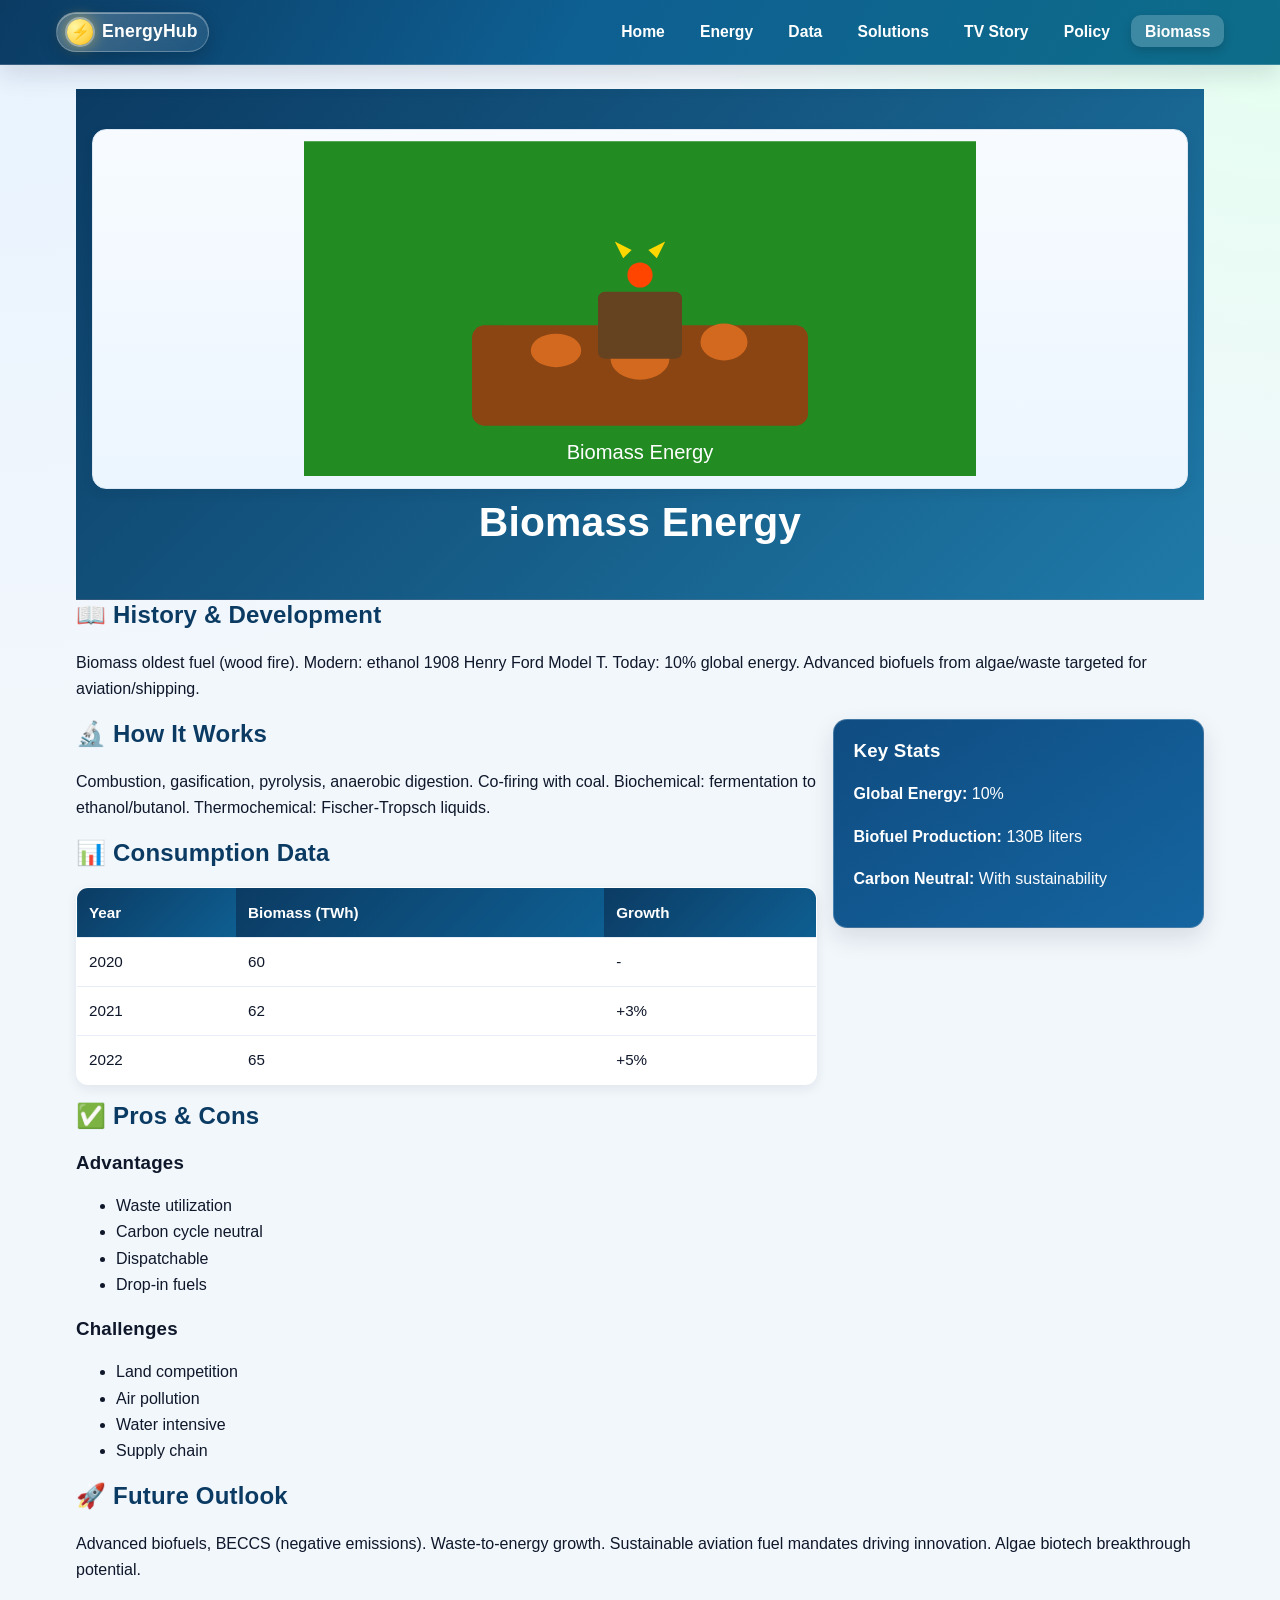
<file: Exercise 3/biomass.html>
<!DOCTYPE html>
<html lang="en">
<head>
    <meta charset="UTF-8">
    <meta name="viewport" content="width=device-width, initial-scale=1.0">
    <title>Biomass Energy - Energy Data Webpage</title>
    <link rel="stylesheet" href="styles.css">
</head>
<body>
    <nav class="navbar">
        <div class="nav-container">
            <div class="logo">EnergyHub</div>
            <ul class="nav-links">
                <li><a href="index.html">Home</a></li>
                <li><a href="index.html#energy-topics">Energy</a></li>
                <li><a href="data-detail.html">Data</a></li>
                <li><a href="solutions.html">Solutions</a></li>
                <li><a href="tv-story.html">TV Story</a></li>
                <li><a href="policy.html">Policy</a></li>
                <li><a href="#" class="active">Biomass</a></li>
            </ul>
        </div>
    </nav>
    <div class="detail-container">
        <header>
            <img src="biomass.svg" alt="Biomass Energy" class="detail-hero">
            <h1>Biomass Energy</h1>
        </header>
        <div class="detail-section">
            <h2>📖 History & Development</h2>
            <p>Biomass oldest fuel (wood fire). Modern: ethanol 1908 Henry Ford Model T. Today: 10% global energy. Advanced biofuels from algae/waste targeted for aviation/shipping.</p>
        </div>
        <div class="detail-grid">
            <div>
                <div class="detail-section">
                    <h2>🔬 How It Works</h2>
                    <p>Combustion, gasification, pyrolysis, anaerobic digestion. Co-firing with coal. Biochemical: fermentation to ethanol/butanol. Thermochemical: Fischer-Tropsch liquids.</p>
                </div>
                <div class="detail-section">
                    <h2>📊 Consumption Data</h2>
                    <table>
                        <thead><tr><th>Year</th><th>Biomass (TWh)</th><th>Growth</th></tr></thead>
                        <tbody>
                            <tr><td>2020</td><td>60</td><td>-</td></tr>
                            <tr><td>2021</td><td>62</td><td>+3%</td></tr>
                            <tr><td>2022</td><td>65</td><td>+5%</td></tr>
                        </tbody>
                    </table>
                </div>
            </div>
            <div class="stats-card">
                <h3>Key Stats</h3>
                <p><strong>Global Energy:</strong> 10%</p>
                <p><strong>Biofuel Production:</strong> 130B liters</p>
                <p><strong>Carbon Neutral:</strong> With sustainability</p>
            </div>
        </div>
        <div class="detail-section">
            <h2>✅ Pros & Cons</h2>
            <div class="pros-cons">
                <div class="pros">
                    <h3>Advantages</h3>
                    <ul>
                        <li>Waste utilization</li>
                        <li>Carbon cycle neutral</li>
                        <li>Dispatchable</li>
                        <li>Drop-in fuels</li>
                    </ul>
                </div>
                <div class="cons">
                    <h3>Challenges</h3>
                    <ul>
                        <li>Land competition</li>
                        <li>Air pollution</li>
                        <li>Water intensive</li>
                        <li>Supply chain</li>
                    </ul>
                </div>
            </div>
        </div>
        <div class="detail-section">
            <h2>🚀 Future Outlook</h2>
            <p>Advanced biofuels, BECCS (negative emissions). Waste-to-energy growth. Sustainable aviation fuel mandates driving innovation. Algae biotech breakthrough potential.</p>
        </div>
    </div>
</body>
</html>
</file>
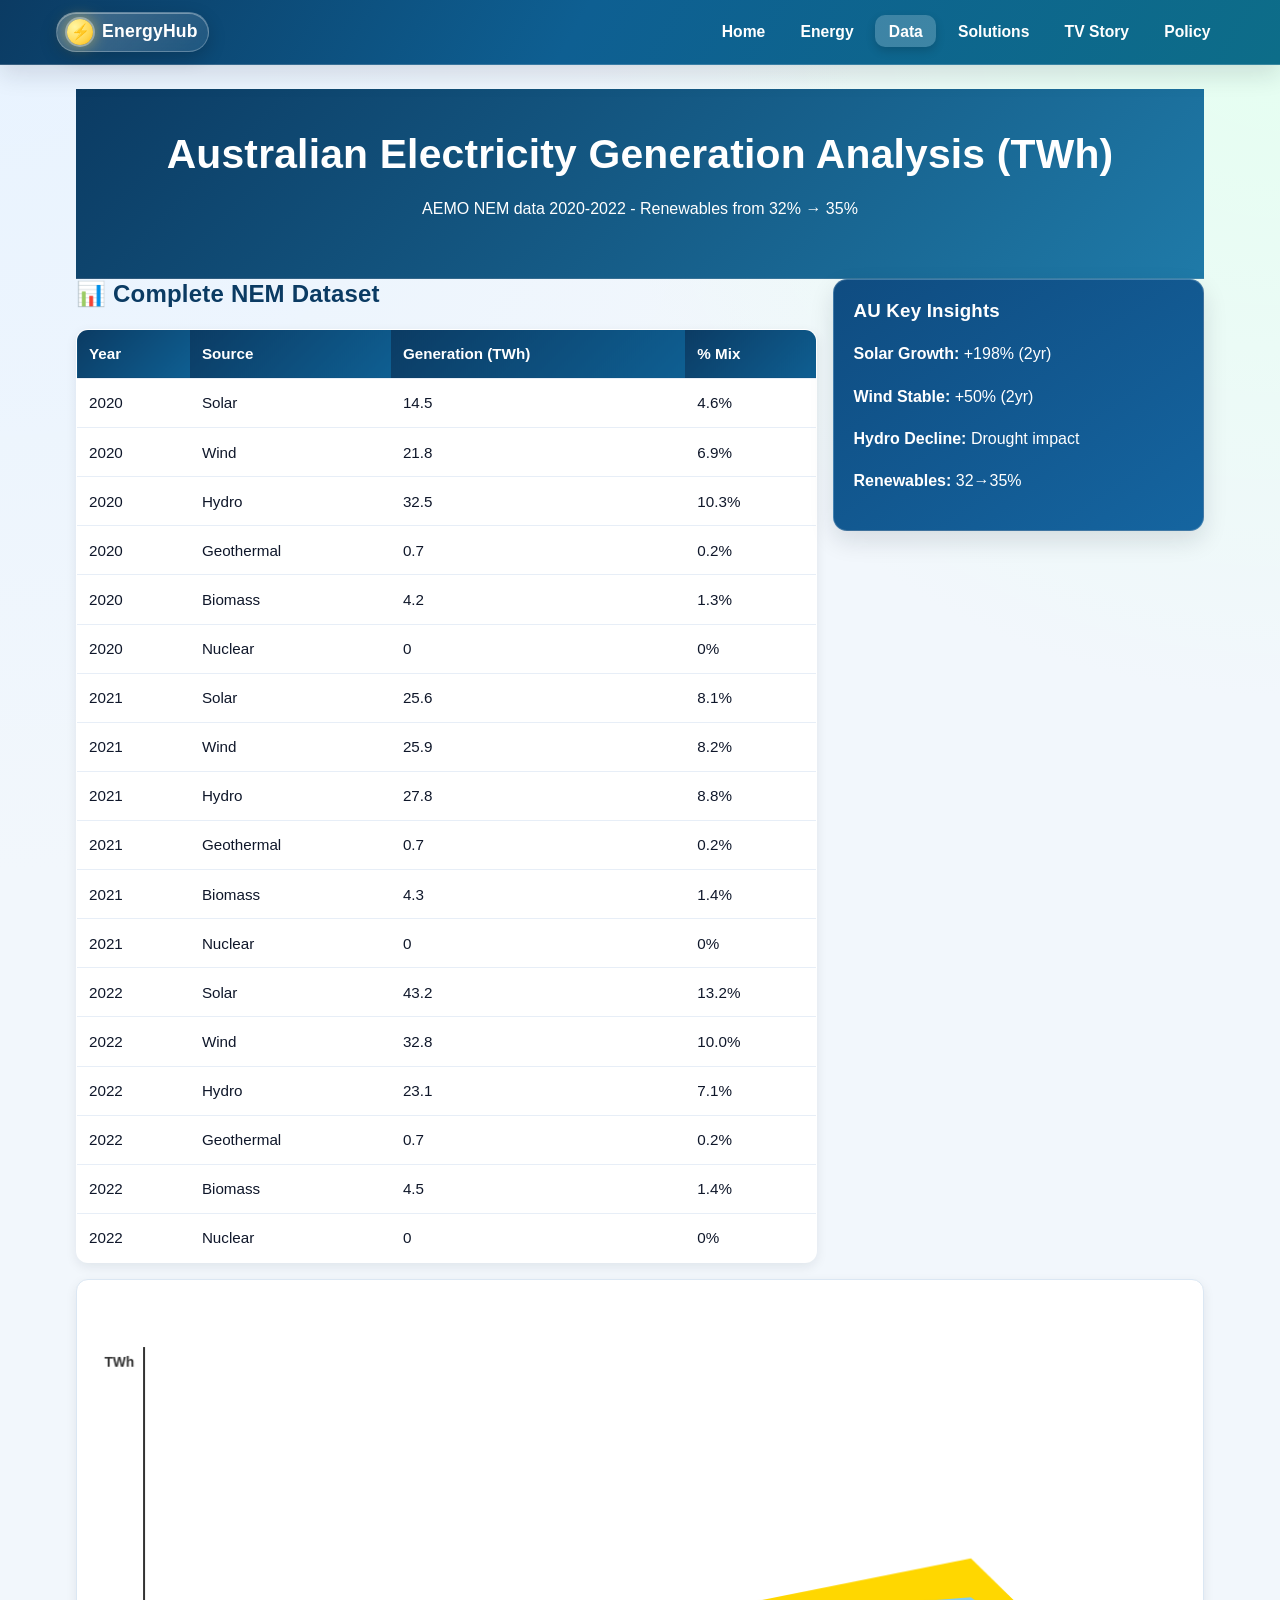
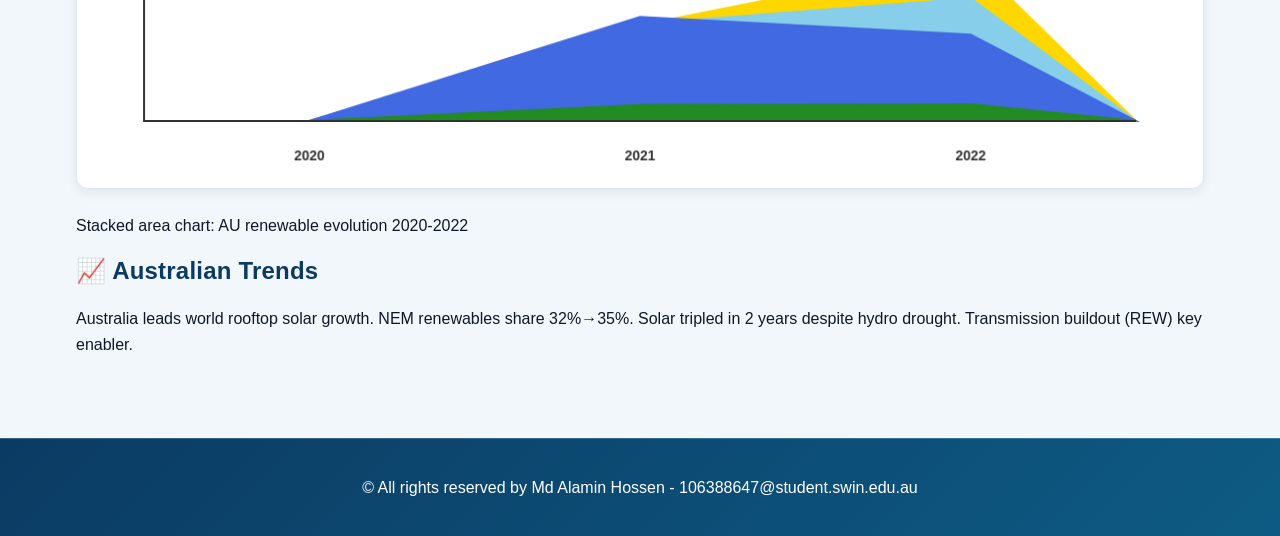
<file: Exercise 3/data-detail.html>
<!DOCTYPE html>
<html lang="en">
<head>
    <meta charset="UTF-8">
    <meta name="viewport" content="width=device-width, initial-scale=1.0">
    <title>Australian Energy Data Analysis</title>
    <link rel="stylesheet" href="styles.css">
</head>
<body>
    <nav class="navbar">
        <div class="nav-container">
            <div class="logo">EnergyHub</div>
            <ul class="nav-links">
                <li><a href="index.html">Home</a></li>
                <li><a href="index.html#energy-topics">Energy</a></li>
                <li><a href="data-detail.html" class="active">Data</a></li>
                <li><a href="solutions.html">Solutions</a></li>
                <li><a href="tv-story.html">TV Story</a></li>
                <li><a href="policy.html">Policy</a></li>
            </ul>
        </div>
    </nav>
    <div class="detail-container">
        <header>
            <h1>Australian Electricity Generation Analysis (TWh)</h1>
            <p>AEMO NEM data 2020-2022 - Renewables from 32% → 35%</p>
        </header>
        <div class="detail-grid">
            <div>
                <div class="detail-section">
                    <h2>📊 Complete NEM Dataset</h2>
                    <table id="full-table">
                        <thead>
                            <tr><th>Year</th><th>Source</th><th>Generation (TWh)</th><th>% Mix</th></tr>
                        </thead>
                        <tbody>
                            <tr><td>2020</td><td>Solar</td><td>14.5</td><td>4.6%</td></tr>
                            <tr><td>2020</td><td>Wind</td><td>21.8</td><td>6.9%</td></tr>
                            <tr><td>2020</td><td>Hydro</td><td>32.5</td><td>10.3%</td></tr>
                            <tr><td>2020</td><td>Geothermal</td><td>0.7</td><td>0.2%</td></tr>
                            <tr><td>2020</td><td>Biomass</td><td>4.2</td><td>1.3%</td></tr>
                            <tr><td>2020</td><td>Nuclear</td><td>0</td><td>0%</td></tr>
                            <tr><td>2021</td><td>Solar</td><td>25.6</td><td>8.1%</td></tr>
                            <tr><td>2021</td><td>Wind</td><td>25.9</td><td>8.2%</td></tr>
                            <tr><td>2021</td><td>Hydro</td><td>27.8</td><td>8.8%</td></tr>
                            <tr><td>2021</td><td>Geothermal</td><td>0.7</td><td>0.2%</td></tr>
                            <tr><td>2021</td><td>Biomass</td><td>4.3</td><td>1.4%</td></tr>
                            <tr><td>2021</td><td>Nuclear</td><td>0</td><td>0%</td></tr>
                            <tr><td>2022</td><td>Solar</td><td>43.2</td><td>13.2%</td></tr>
                            <tr><td>2022</td><td>Wind</td><td>32.8</td><td>10.0%</td></tr>
                            <tr><td>2022</td><td>Hydro</td><td>23.1</td><td>7.1%</td></tr>
                            <tr><td>2022</td><td>Geothermal</td><td>0.7</td><td>0.2%</td></tr>
                            <tr><td>2022</td><td>Biomass</td><td>4.5</td><td>1.4%</td></tr>
                            <tr><td>2022</td><td>Nuclear</td><td>0</td><td>0%</td></tr>
                        </tbody>
                    </table>
                </div>
            </div>
            <div class="stats-card">
                <h3>AU Key Insights</h3>
                <p><strong>Solar Growth:</strong> +198% (2yr)</p>
                <p><strong>Wind Stable:</strong> +50% (2yr)</p>
                <p><strong>Hydro Decline:</strong> Drought impact</p>
                <p><strong>Renewables:</strong> 32→35%</p>
            </div>
        </div>
        <div class="detail-section">
            <canvas id="stacked-chart" width="1000" height="500"></canvas>
            <p>Stacked area chart: AU renewable evolution 2020-2022</p>
        </div>
        <script>
            // Stacked area chart implementation
            const canvas = document.getElementById('stacked-chart');
            const ctx = canvas.getContext('2d');
            canvas.width = canvas.offsetWidth;
            
            const data2020 = {Solar:14.5, Wind:21.8, Hydro:32.5, Geothermal:0.7, Biomass:4.2};
            const data2021 = {Solar:25.6, Wind:25.9, Hydro:27.8, Geothermal:0.7, Biomass:4.3};
            const data2022 = {Solar:43.2, Wind:32.8, Hydro:23.1, Geothermal:0.7, Biomass:4.5};
            
            const years = ['2020', '2021', '2022'];
            const sources = ['Solar', 'Wind', 'Hydro', 'Geothermal', 'Biomass'];
            const colors = ['#FFD700', '#87CEEB', '#4169E1', '#FF4500', '#228B22'];
            
            const width = canvas.width;
            const height = canvas.height;
            const padding = 60;
            
            // Scale
            const maxY = 100;
            const yScale = (height - padding*2) / maxY;
            const barWidth = (width - padding*2) / 3;
            
            sources.forEach((source, s) => {
                ctx.fillStyle = colors[s];
                ctx.strokeStyle = colors[s];
                ctx.lineWidth = 2;
                ctx.beginPath();
                
                years.forEach((year, y) => {
                    const data = {2020:data2020, 2021:data2021, 2022:data2022}[year][source];
                    const x = padding + y * barWidth;
                    const bottomY = height - padding;
                    const barHeight = data * yScale;
                    ctx.lineTo(x + barWidth/2, bottomY - barHeight);
                    if (y === 0) ctx.moveTo(x + barWidth/2, bottomY);
                });
                ctx.lineTo(width - padding, height - padding);
                ctx.lineTo(padding, height - padding);
                ctx.closePath();
                ctx.fill();
                ctx.stroke();
            });
            
            // Axes
            ctx.strokeStyle = '#333';
            ctx.lineWidth = 2;
            ctx.beginPath();
            ctx.moveTo(padding, padding);
            ctx.lineTo(padding, height - padding);
            ctx.lineTo(width - padding, height - padding);
            ctx.stroke();
            
            // Labels
            ctx.fillStyle = '#333';
            ctx.font = 'bold 14px Arial';
            ctx.textAlign = 'center';
            years.forEach((year, i) => {
                ctx.fillText(year, padding + (i+0.5)*barWidth, height - 20);
            });
            ctx.textAlign = 'right';
            ctx.fillText('TWh', padding - 10, padding + 20);
        </script>
        <div class="detail-section">
            <h2>📈 Australian Trends</h2>
            <p>Australia leads world rooftop solar growth. NEM renewables share 32%→35%. Solar tripled in 2 years despite hydro drought. Transmission buildout (REW) key enabler.</p>
        </div>
    </div>
    <footer>
        <p>&copy; All rights reserved by Md Alamin Hossen - 106388647@student.swin.edu.au</p>
    </footer>
</body>
</html>
</file>
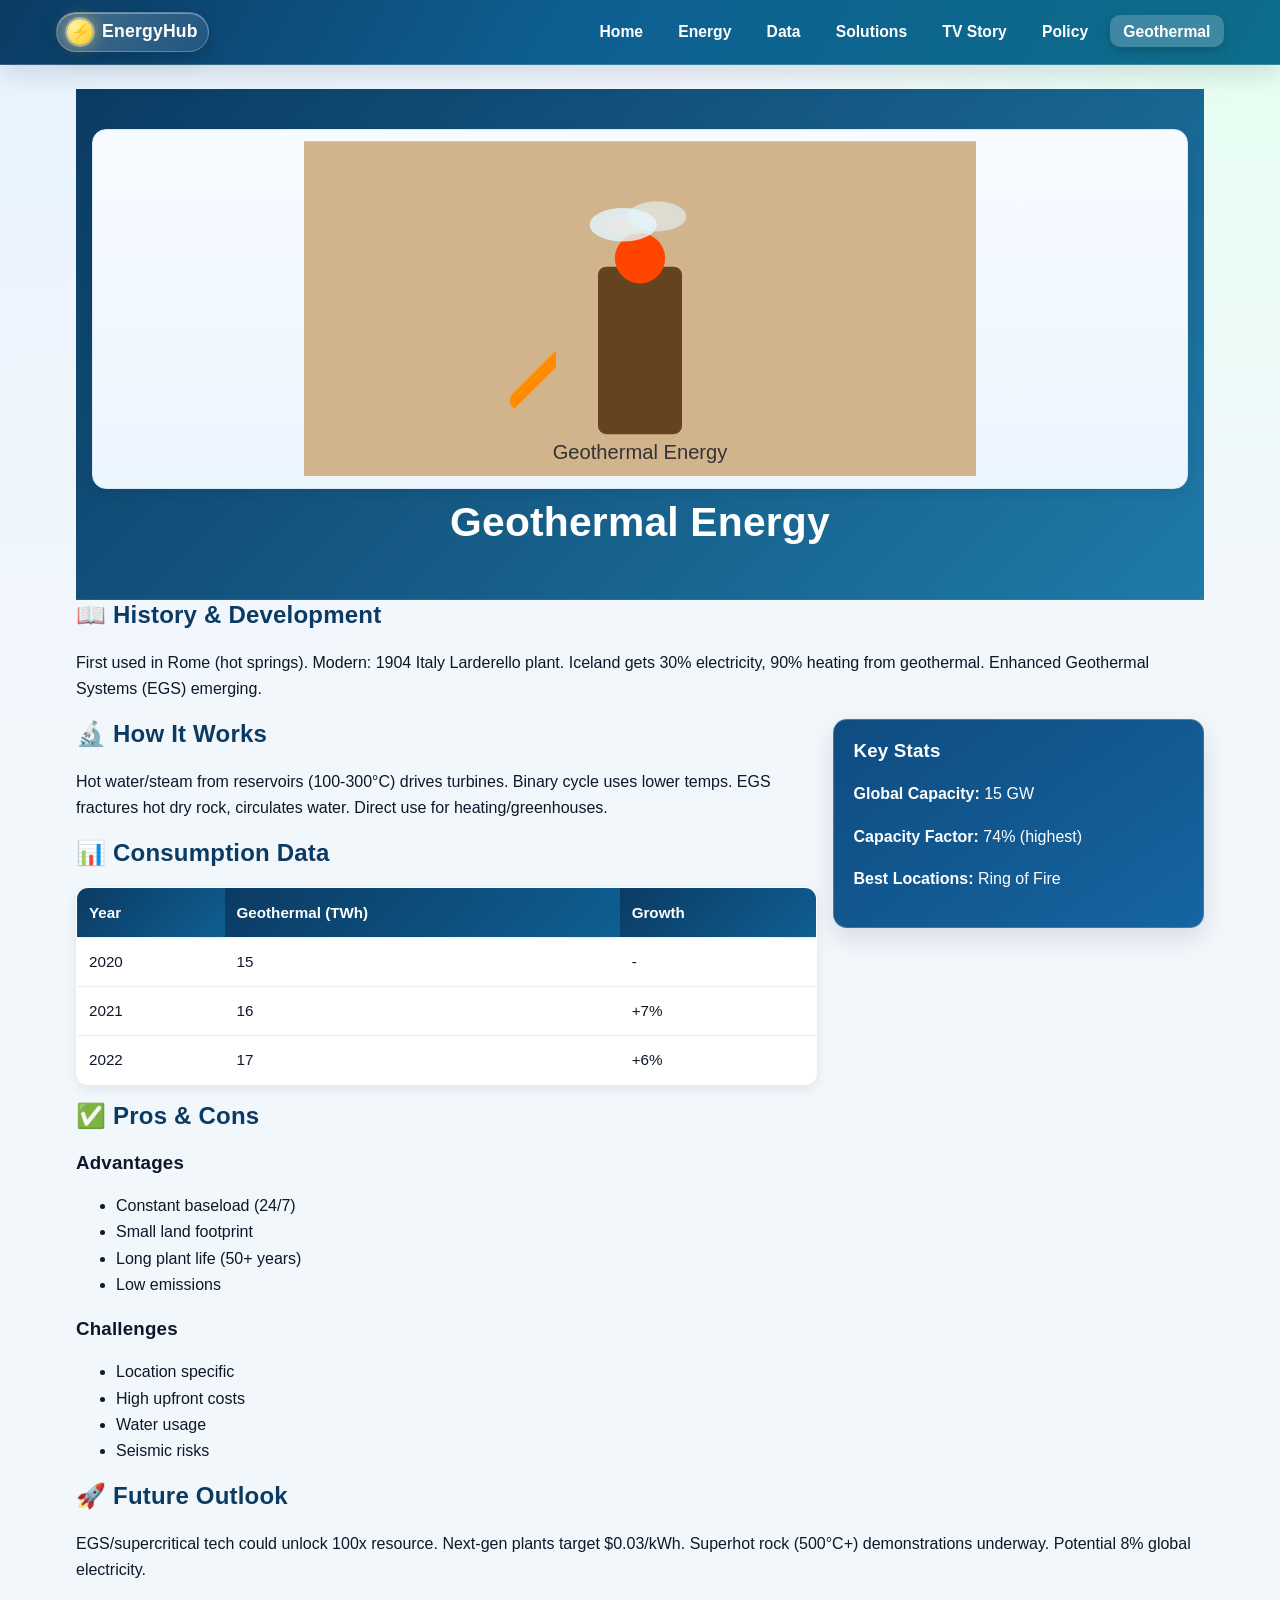
<file: Exercise 3/geothermal.html>
<!DOCTYPE html>
<html lang="en">
<head>
    <meta charset="UTF-8">
    <meta name="viewport" content="width=device-width, initial-scale=1.0">
    <title>Geothermal Energy - Energy Data Webpage</title>
    <link rel="stylesheet" href="styles.css">
</head>
<body>
    <nav class="navbar">
        <div class="nav-container">
            <div class="logo">EnergyHub</div>
            <ul class="nav-links">
                <li><a href="index.html">Home</a></li>
                <li><a href="index.html#energy-topics">Energy</a></li>
                <li><a href="data-detail.html">Data</a></li>
                <li><a href="solutions.html">Solutions</a></li>
                <li><a href="tv-story.html">TV Story</a></li>
                <li><a href="policy.html">Policy</a></li>
                <li><a href="#" class="active">Geothermal</a></li>
            </ul>
        </div>
    </nav>
    <div class="detail-container">
        <header>
            <img src="geothermal.svg" alt="Geothermal Energy" class="detail-hero">
            <h1>Geothermal Energy</h1>
        </header>
        <div class="detail-section">
            <h2>📖 History & Development</h2>
            <p>First used in Rome (hot springs). Modern: 1904 Italy Larderello plant. Iceland gets 30% electricity, 90% heating from geothermal. Enhanced Geothermal Systems (EGS) emerging.</p>
        </div>
        <div class="detail-grid">
            <div>
                <div class="detail-section">
                    <h2>🔬 How It Works</h2>
                    <p>Hot water/steam from reservoirs (100-300°C) drives turbines. Binary cycle uses lower temps. EGS fractures hot dry rock, circulates water. Direct use for heating/greenhouses.</p>
                </div>
                <div class="detail-section">
                    <h2>📊 Consumption Data</h2>
                    <table>
                        <thead><tr><th>Year</th><th>Geothermal (TWh)</th><th>Growth</th></tr></thead>
                        <tbody>
                            <tr><td>2020</td><td>15</td><td>-</td></tr>
                            <tr><td>2021</td><td>16</td><td>+7%</td></tr>
                            <tr><td>2022</td><td>17</td><td>+6%</td></tr>
                        </tbody>
                    </table>
                </div>
            </div>
            <div class="stats-card">
                <h3>Key Stats</h3>
                <p><strong>Global Capacity:</strong> 15 GW</p>
                <p><strong>Capacity Factor:</strong> 74% (highest)</p>
                <p><strong>Best Locations:</strong> Ring of Fire</p>
            </div>
        </div>
        <div class="detail-section">
            <h2>✅ Pros & Cons</h2>
            <div class="pros-cons">
                <div class="pros">
                    <h3>Advantages</h3>
                    <ul>
                        <li>Constant baseload (24/7)</li>
                        <li>Small land footprint</li>
                        <li>Long plant life (50+ years)</li>
                        <li>Low emissions</li>
                    </ul>
                </div>
                <div class="cons">
                    <h3>Challenges</h3>
                    <ul>
                        <li>Location specific</li>
                        <li>High upfront costs</li>
                        <li>Water usage</li>
                        <li>Seismic risks</li>
                    </ul>
                </div>
            </div>
        </div>
        <div class="detail-section">
            <h2>🚀 Future Outlook</h2>
            <p>EGS/supercritical tech could unlock 100x resource. Next-gen plants target $0.03/kWh. Superhot rock (500°C+) demonstrations underway. Potential 8% global electricity.</p>
        </div>
    </div>
</body>
</html>
</file>
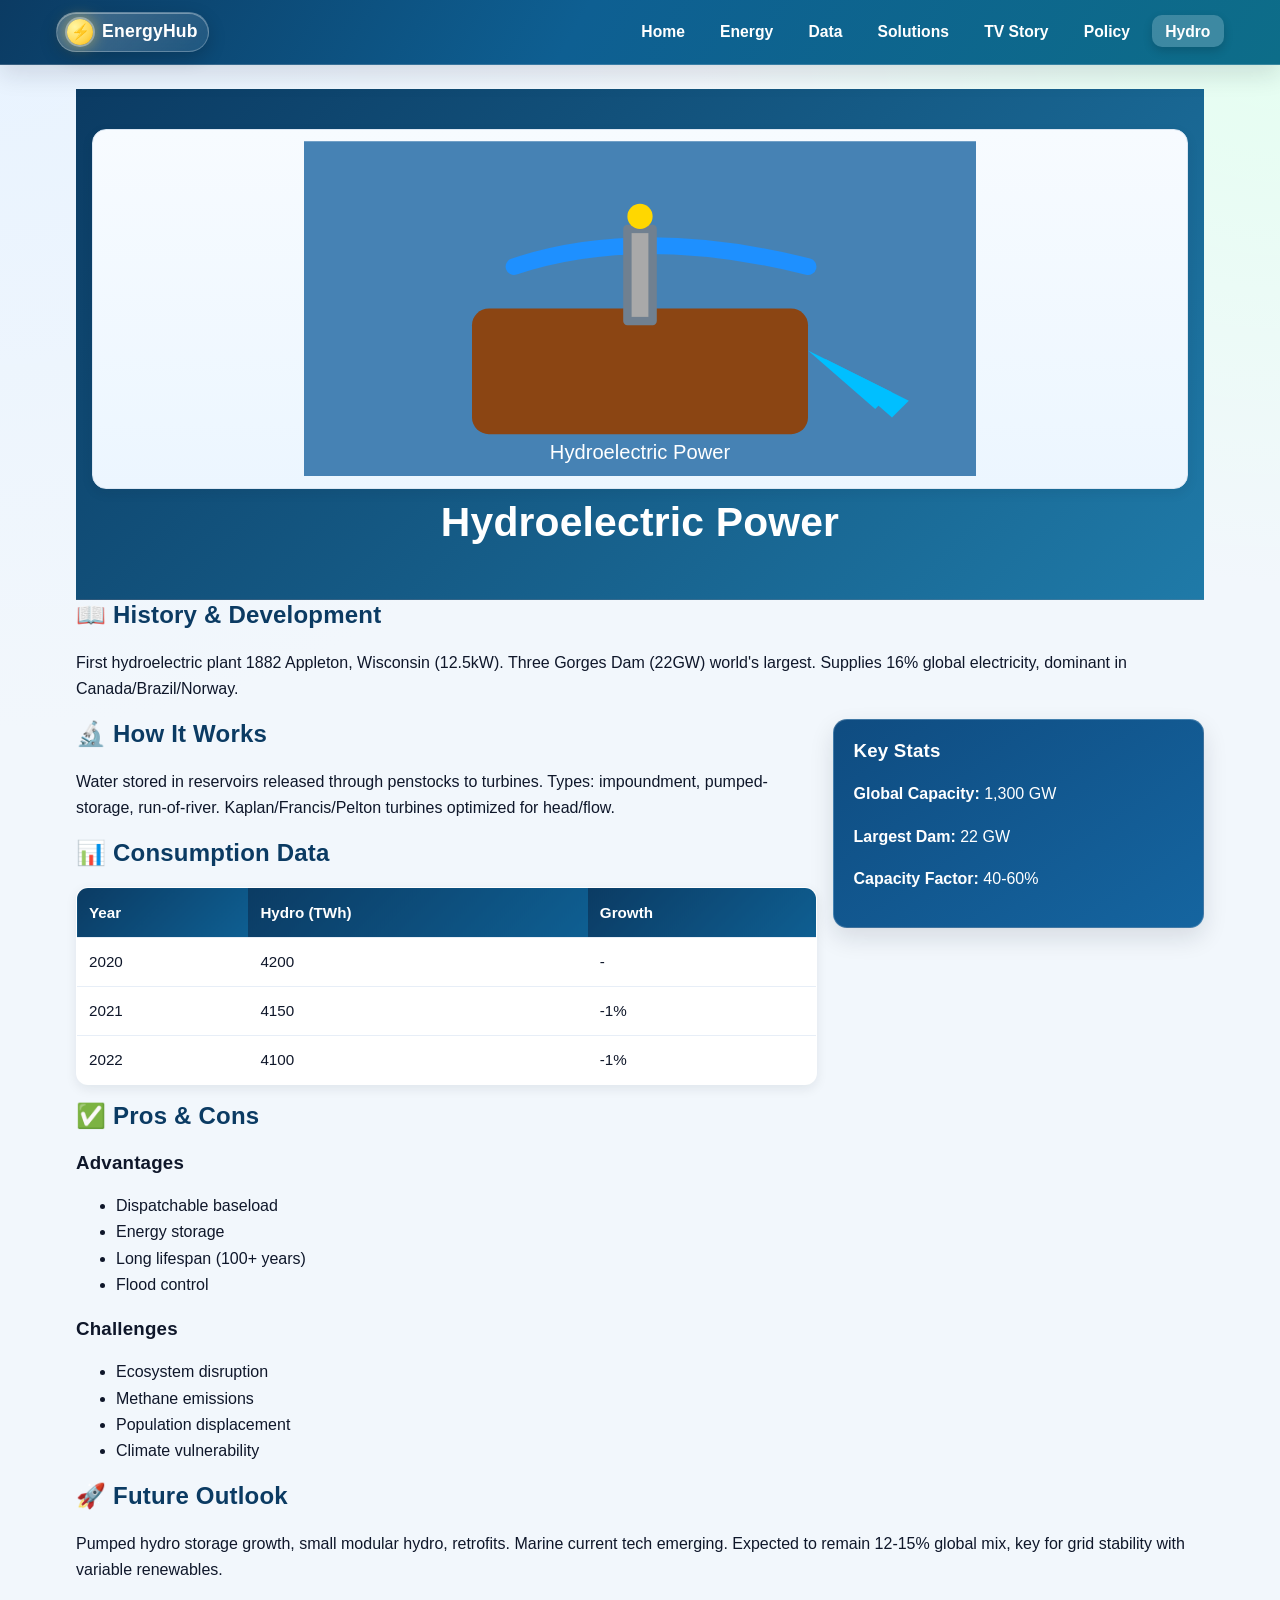
<file: Exercise 3/hydro.html>
<!DOCTYPE html>
<html lang="en">
<head>
    <meta charset="UTF-8">
    <meta name="viewport" content="width=device-width, initial-scale=1.0">
    <title>Hydroelectric Power - Energy Data Webpage</title>
    <link rel="stylesheet" href="styles.css">
</head>
<body>
    <nav class="navbar">
        <div class="nav-container">
            <div class="logo">EnergyHub</div>
            <ul class="nav-links">
                <li><a href="index.html">Home</a></li>
                <li><a href="index.html#energy-topics">Energy</a></li>
                <li><a href="data-detail.html">Data</a></li>
                <li><a href="solutions.html">Solutions</a></li>
                <li><a href="tv-story.html">TV Story</a></li>
                <li><a href="policy.html">Policy</a></li>
                <li><a href="#" class="active">Hydro</a></li>
            </ul>
        </div>
    </nav>
    <div class="detail-container">
        <header>
            <img src="hydro.svg" alt="Hydroelectric Power" class="detail-hero">
            <h1>Hydroelectric Power</h1>
        </header>
        <div class="detail-section">
            <h2>📖 History & Development</h2>
            <p>First hydroelectric plant 1882 Appleton, Wisconsin (12.5kW). Three Gorges Dam (22GW) world's largest. Supplies 16% global electricity, dominant in Canada/Brazil/Norway.</p>
        </div>
        <div class="detail-grid">
            <div>
                <div class="detail-section">
                    <h2>🔬 How It Works</h2>
                    <p>Water stored in reservoirs released through penstocks to turbines. Types: impoundment, pumped-storage, run-of-river. Kaplan/Francis/Pelton turbines optimized for head/flow.</p>
                </div>
                <div class="detail-section">
                    <h2>📊 Consumption Data</h2>
                    <table>
                        <thead><tr><th>Year</th><th>Hydro (TWh)</th><th>Growth</th></tr></thead>
                        <tbody>
                            <tr><td>2020</td><td>4200</td><td>-</td></tr>
                            <tr><td>2021</td><td>4150</td><td>-1%</td></tr>
                            <tr><td>2022</td><td>4100</td><td>-1%</td></tr>
                        </tbody>
                    </table>
                </div>
            </div>
            <div class="stats-card">
                <h3>Key Stats</h3>
                <p><strong>Global Capacity:</strong> 1,300 GW</p>
                <p><strong>Largest Dam:</strong> 22 GW</p>
                <p><strong>Capacity Factor:</strong> 40-60%</p>
            </div>
        </div>
        <div class="detail-section">
            <h2>✅ Pros & Cons</h2>
            <div class="pros-cons">
                <div class="pros">
                    <h3>Advantages</h3>
                    <ul>
                        <li>Dispatchable baseload</li>
                        <li>Energy storage</li>
                        <li>Long lifespan (100+ years)</li>
                        <li>Flood control</li>
                    </ul>
                </div>
                <div class="cons">
                    <h3>Challenges</h3>
                    <ul>
                        <li>Ecosystem disruption</li>
                        <li>Methane emissions</li>
                        <li>Population displacement</li>
                        <li>Climate vulnerability</li>
                    </ul>
                </div>
            </div>
        </div>
        <div class="detail-section">
            <h2>🚀 Future Outlook</h2>
            <p>Pumped hydro storage growth, small modular hydro, retrofits. Marine current tech emerging. Expected to remain 12-15% global mix, key for grid stability with variable renewables.</p>
        </div>
    </div>
</body>
</html>
</file>
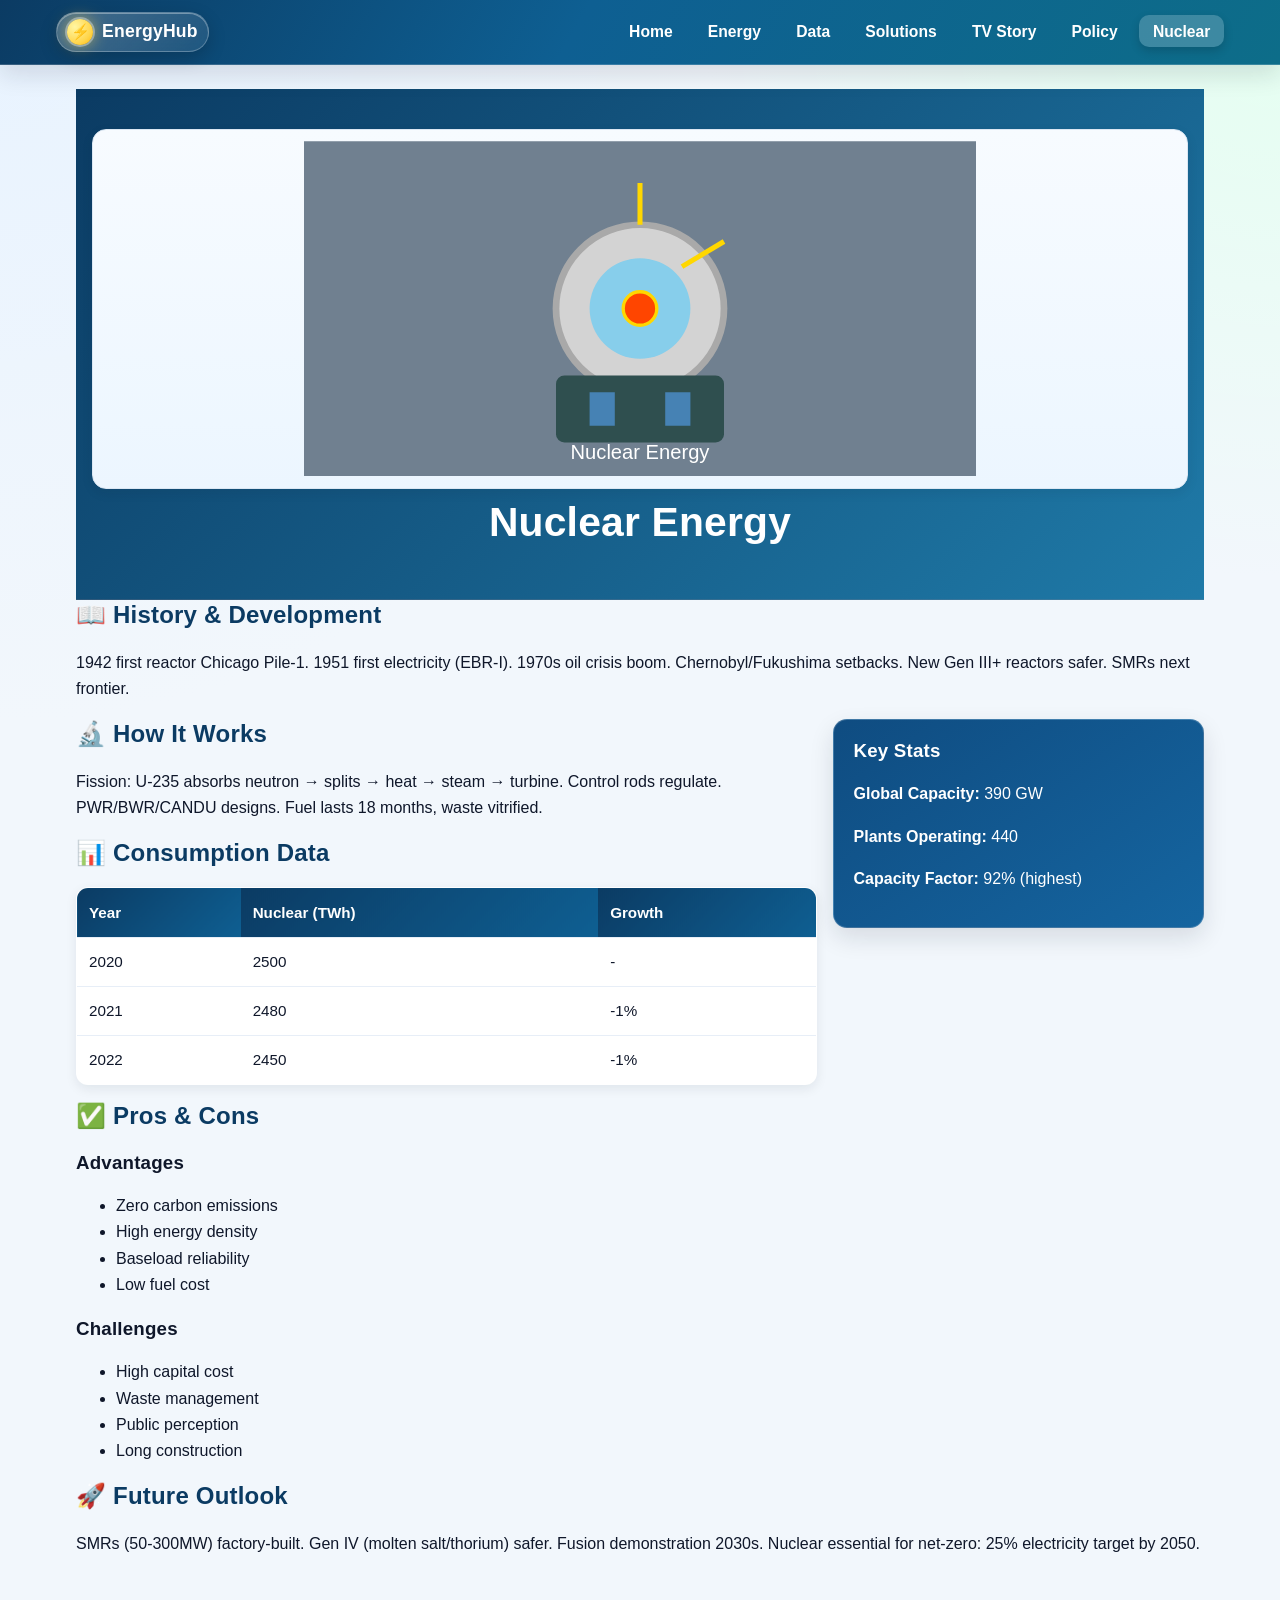
<file: Exercise 3/nuclear.html>
<!DOCTYPE html>
<html lang="en">
<head>
    <meta charset="UTF-8">
    <meta name="viewport" content="width=device-width, initial-scale=1.0">
    <title>Nuclear Energy - Energy Data Webpage</title>
    <link rel="stylesheet" href="styles.css">
</head>
<body>
    <nav class="navbar">
        <div class="nav-container">
            <div class="logo">EnergyHub</div>
            <ul class="nav-links">
                <li><a href="index.html">Home</a></li>
                <li><a href="index.html#energy-topics">Energy</a></li>
                <li><a href="data-detail.html">Data</a></li>
                <li><a href="solutions.html">Solutions</a></li>
                <li><a href="tv-story.html">TV Story</a></li>
                <li><a href="policy.html">Policy</a></li>
                <li><a href="#" class="active">Nuclear</a></li>
            </ul>
        </div>
    </nav>
    <div class="detail-container">
        <header>
            <img src="nuclear.svg" alt="Nuclear Energy" class="detail-hero">
            <h1>Nuclear Energy</h1>
        </header>
        <div class="detail-section">
            <h2>📖 History & Development</h2>
            <p>1942 first reactor Chicago Pile-1. 1951 first electricity (EBR-I). 1970s oil crisis boom. Chernobyl/Fukushima setbacks. New Gen III+ reactors safer. SMRs next frontier.</p>
        </div>
        <div class="detail-grid">
            <div>
                <div class="detail-section">
                    <h2>🔬 How It Works</h2>
                    <p>Fission: U-235 absorbs neutron → splits → heat → steam → turbine. Control rods regulate. PWR/BWR/CANDU designs. Fuel lasts 18 months, waste vitrified.</p>
                </div>
                <div class="detail-section">
                    <h2>📊 Consumption Data</h2>
                    <table>
                        <thead><tr><th>Year</th><th>Nuclear (TWh)</th><th>Growth</th></tr></thead>
                        <tbody>
                            <tr><td>2020</td><td>2500</td><td>-</td></tr>
                            <tr><td>2021</td><td>2480</td><td>-1%</td></tr>
                            <tr><td>2022</td><td>2450</td><td>-1%</td></tr>
                        </tbody>
                    </table>
                </div>
            </div>
            <div class="stats-card">
                <h3>Key Stats</h3>
                <p><strong>Global Capacity:</strong> 390 GW</p>
                <p><strong>Plants Operating:</strong> 440</p>
                <p><strong>Capacity Factor:</strong> 92% (highest)</p>
            </div>
        </div>
        <div class="detail-section">
            <h2>✅ Pros & Cons</h2>
            <div class="pros-cons">
                <div class="pros">
                    <h3>Advantages</h3>
                    <ul>
                        <li>Zero carbon emissions</li>
                        <li>High energy density</li>
                        <li>Baseload reliability</li>
                        <li>Low fuel cost</li>
                    </ul>
                </div>
                <div class="cons">
                    <h3>Challenges</h3>
                    <ul>
                        <li>High capital cost</li>
                        <li>Waste management</li>
                        <li>Public perception</li>
                        <li>Long construction</li>
                    </ul>
                </div>
            </div>
        </div>
        <div class="detail-section">
            <h2>🚀 Future Outlook</h2>
            <p>SMRs (50-300MW) factory-built. Gen IV (molten salt/thorium) safer. Fusion demonstration 2030s. Nuclear essential for net-zero: 25% electricity target by 2050.</p>
        </div>
    </div>
</body>
</html>
</file>
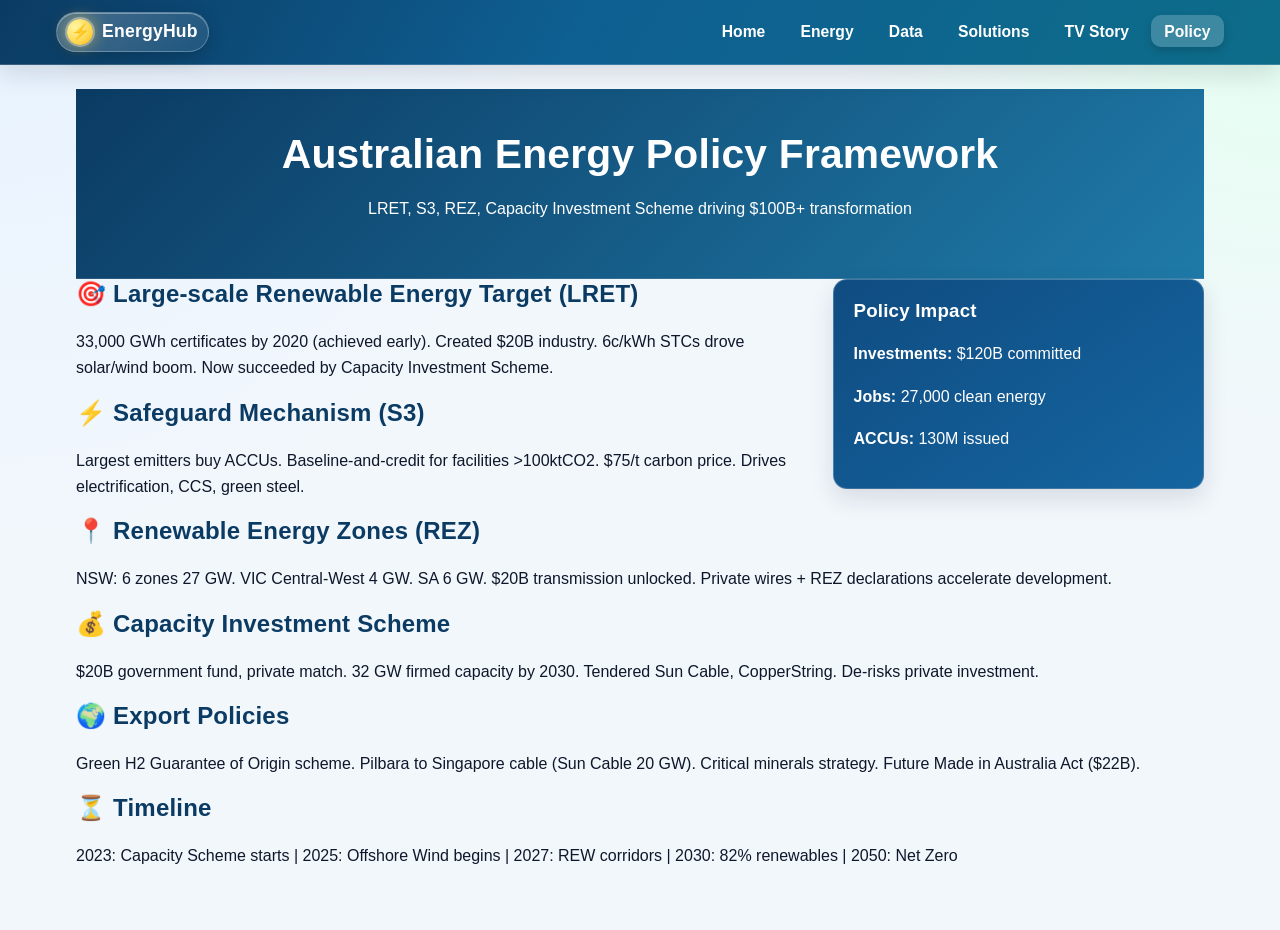
<file: Exercise 3/policy.html>
<!DOCTYPE html>
<html lang="en">
<head>
    <meta charset="UTF-8">
    <meta name="viewport" content="width=device-width, initial-scale=1.0">
    <title>Australian Energy Policy - AU Energy Data</title>
    <link rel="stylesheet" href="styles.css">
</head>
<body>
    <nav class="navbar">
        <div class="nav-container">
            <div class="logo">EnergyHub</div>
            <ul class="nav-links">
                <li><a href="index.html">Home</a></li>
                <li><a href="index.html#energy-topics">Energy</a></li>
                <li><a href="data-detail.html">Data</a></li>
                <li><a href="solutions.html">Solutions</a></li>
                <li><a href="tv-story.html">TV Story</a></li>
                <li><a href="#" class="active">Policy</a></li>
            </ul>
        </div>
    </nav>
    <div class="detail-container">
        <header>
            <h1>Australian Energy Policy Framework</h1>
            <p>LRET, S3, REZ, Capacity Investment Scheme driving $100B+ transformation</p>
        </header>
        <div class="detail-grid">
            <div>
                <div class="detail-section">
                    <h2>🎯 Large-scale Renewable Energy Target (LRET)</h2>
                    <p>33,000 GWh certificates by 2020 (achieved early). Created $20B industry. 6c/kWh STCs drove solar/wind boom. Now succeeded by Capacity Investment Scheme.</p>
                </div>
                <div class="detail-section">
                    <h2>⚡ Safeguard Mechanism (S3)</h2>
                    <p>Largest emitters buy ACCUs. Baseline-and-credit for facilities >100ktCO2. $75/t carbon price. Drives electrification, CCS, green steel.</p>
                </div>
            </div>
            <div class="stats-card">
                <h3>Policy Impact</h3>
                <p><strong>Investments:</strong> $120B committed</p>
                <p><strong>Jobs:</strong> 27,000 clean energy</p>
                <p><strong>ACCUs:</strong> 130M issued</p>
            </div>
        </div>
        <div class="detail-section">
            <h2>📍 Renewable Energy Zones (REZ)</h2>
            <p>NSW: 6 zones 27 GW. VIC Central-West 4 GW. SA 6 GW. $20B transmission unlocked. Private wires + REZ declarations accelerate development.</p>
        </div>
        <div class="detail-section">
            <h2>💰 Capacity Investment Scheme</h2>
            <p>$20B government fund, private match. 32 GW firmed capacity by 2030. Tendered Sun Cable, CopperString. De-risks private investment.</p>
        </div>
        <div class="detail-section">
            <h2>🌍 Export Policies</h2>
            <p>Green H2 Guarantee of Origin scheme. Pilbara to Singapore cable (Sun Cable 20 GW). Critical minerals strategy. Future Made in Australia Act ($22B).</p>
        </div>
        <div class="detail-section">
            <h2>⏳ Timeline</h2>
            <p>2023: Capacity Scheme starts | 2025: Offshore Wind begins | 2027: REW corridors | 2030: 82% renewables | 2050: Net Zero</p>
        </div>
    </div>
</body>
</html>
</file>
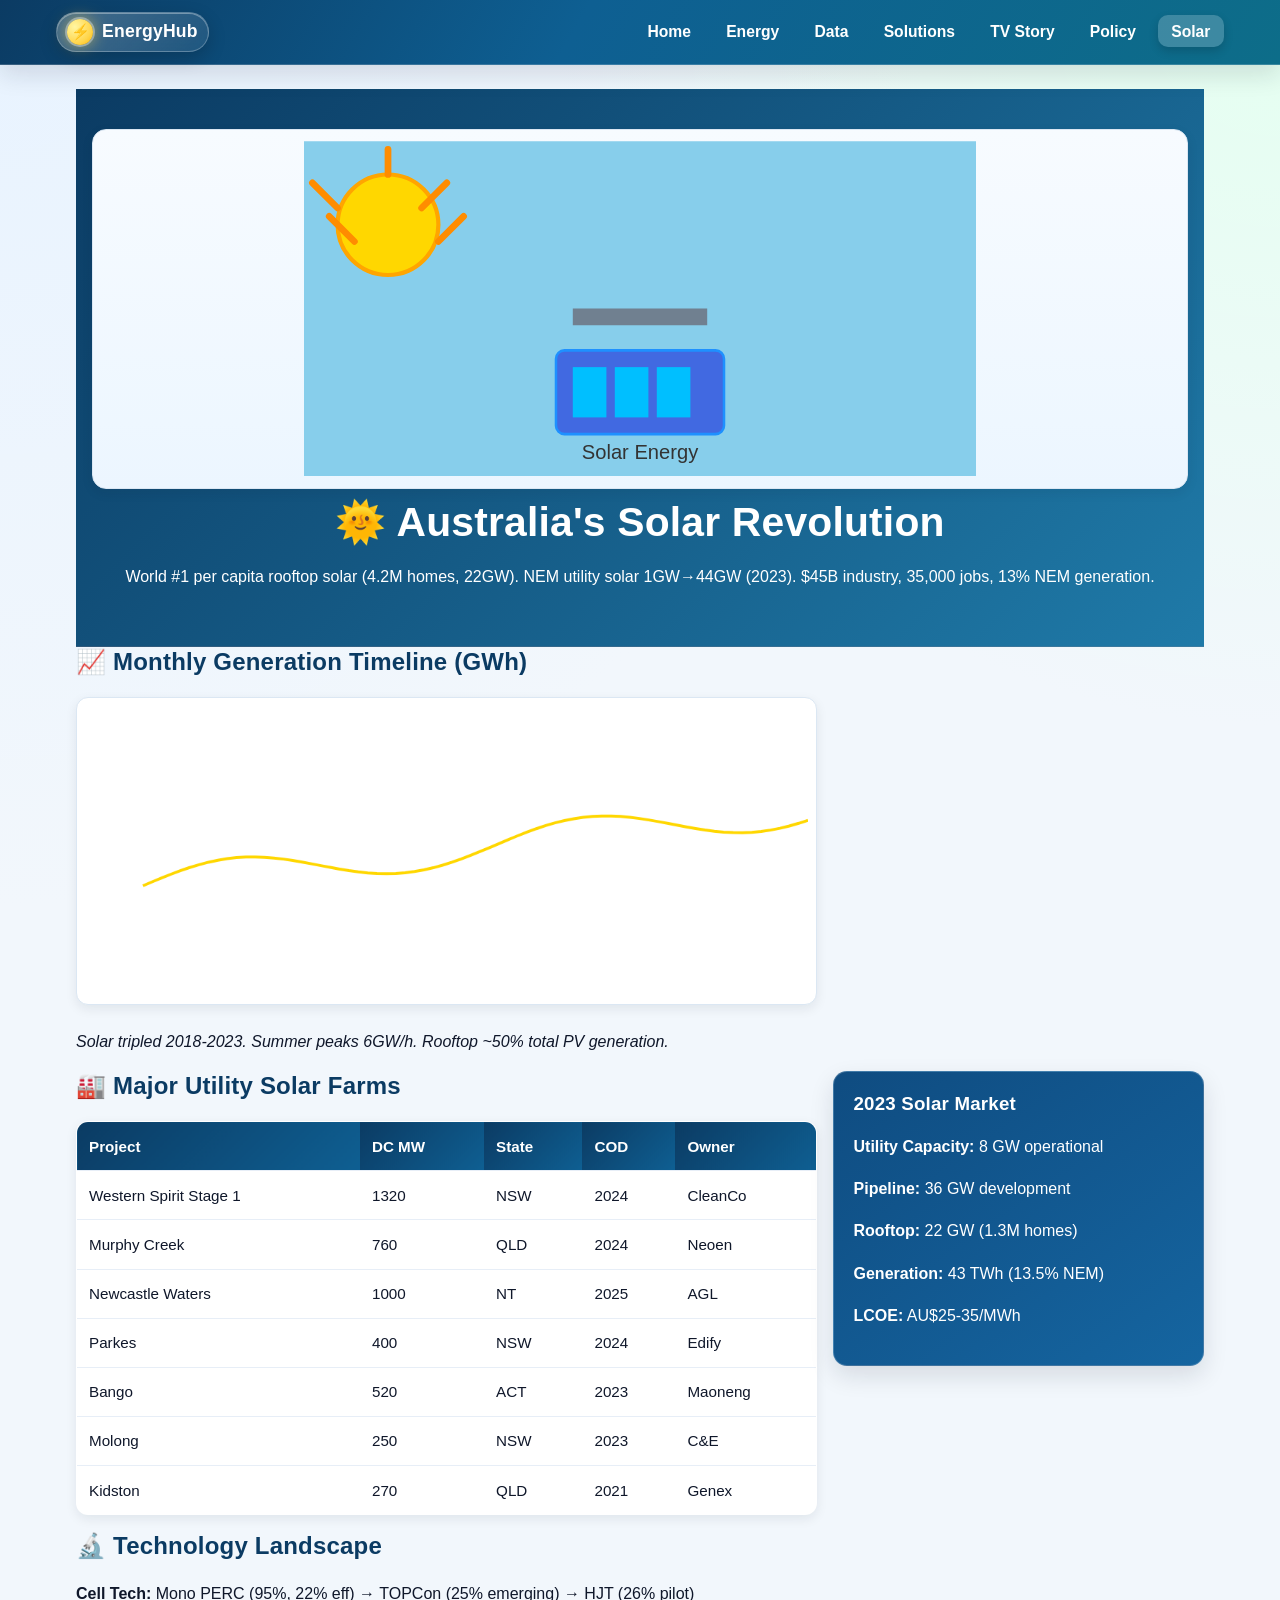
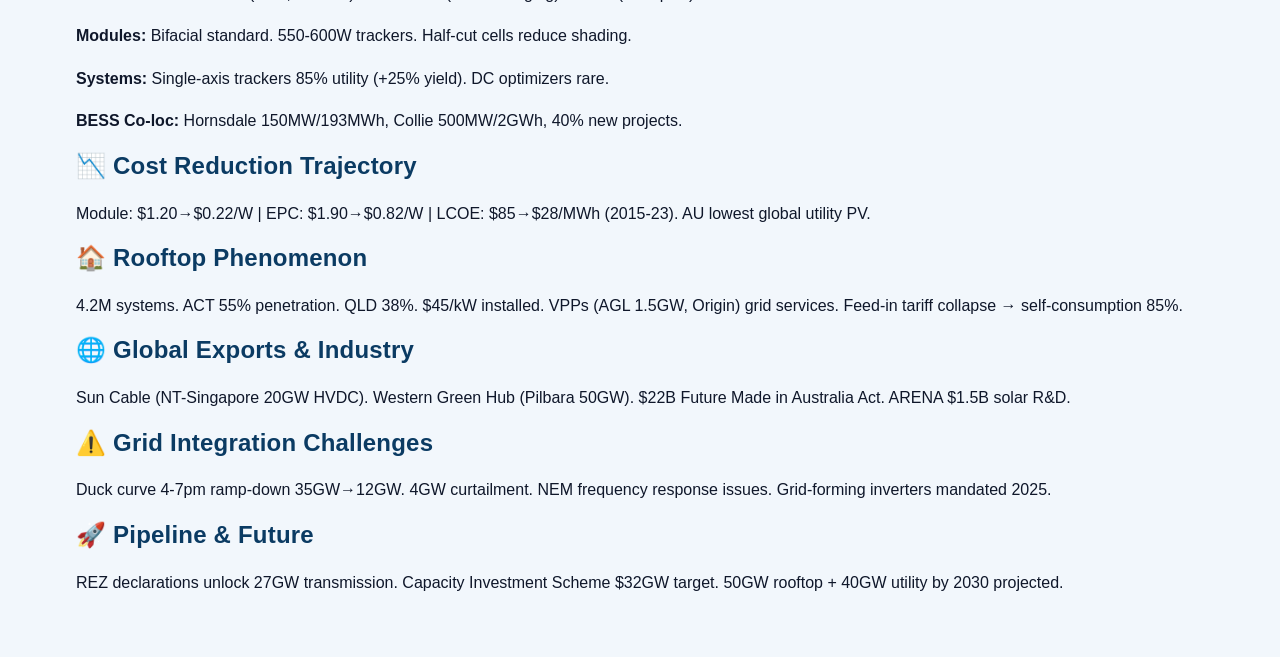
<file: Exercise 3/solar.html>
<!DOCTYPE html>
<html lang="en">
<head>
    <meta charset="UTF-8">
    <meta name="viewport" content="width=device-width, initial-scale=1.0">
    <title>Australia Solar Revolution - AU Energy Portal</title>
    <link rel="stylesheet" href="styles.css">
</head>
<body>
    <nav class="navbar">
        <div class="nav-container">
            <div class="logo">EnergyHub</div>
            <ul class="nav-links">
                <li><a href="index.html">Home</a></li>
                <li><a href="index.html#energy-topics">Energy</a></li>
                <li><a href="data-detail.html">Data</a></li>
                <li><a href="solutions.html">Solutions</a></li>
                <li><a href="tv-story.html">TV Story</a></li>
                <li><a href="policy.html">Policy</a></li>
                <li><a href="#" class="active">Solar</a></li>
            </ul>
        </div>
    </nav>
    <div class="detail-container">
        <header>
            <img src="solar.svg" alt="Australia Solar Farms" class="detail-hero">
            <h1>🌞 Australia's Solar Revolution</h1>
            <p>World #1 per capita rooftop solar (4.2M homes, 22GW). NEM utility solar 1GW→44GW (2023). $45B industry, 35,000 jobs, 13% NEM generation.</p>
        </header>
        
        <div class="detail-grid">
            <div>
                <div class="detail-section">
                    <h2>📈 Monthly Generation Timeline (GWh)</h2>
                    <canvas id="solar-timeline" width="1000" height="400" style="max-width:100%"></canvas>
                    <p><em>Solar tripled 2018-2023. Summer peaks 6GW/h. Rooftop ~50% total PV generation.</em></p>
                </div>
            </div>
        </div>
        
        <div class="detail-grid">
            <div>
                <div class="detail-section">
                    <h2>🏭 Major Utility Solar Farms</h2>
                    <table class="projects-table">
                        <thead>
                            <tr><th>Project</th><th>DC MW</th><th>State</th><th>COD</th><th>Owner</th></tr>
                        </thead>
                        <tbody>
                            <tr><td>Western Spirit Stage 1</td><td>1320</td><td>NSW</td><td>2024</td><td>CleanCo</td></tr>
                            <tr><td>Murphy Creek</td><td>760</td><td>QLD</td><td>2024</td><td>Neoen</td></tr>
                            <tr><td>Newcastle Waters</td><td>1000</td><td>NT</td><td>2025</td><td>AGL</td></tr>
                            <tr><td>Parkes</td><td>400</td><td>NSW</td><td>2024</td><td>Edify</td></tr>
                            <tr><td>Bango</td><td>520</td><td>ACT</td><td>2023</td><td>Maoneng</td></tr>
                            <tr><td>Molong</td><td>250</td><td>NSW</td><td>2023</td><td>C&amp;E</td></tr>
                            <tr><td>Kidston</td><td>270</td><td>QLD</td><td>2021</td><td>Genex</td></tr>
                        </tbody>
                    </table>
                </div>
            </div>
            <div class="stats-card">
                <h3>2023 Solar Market</h3>
                <p><strong>Utility Capacity:</strong> 8 GW operational</p>
                <p><strong>Pipeline:</strong> 36 GW development</p>
                <p><strong>Rooftop:</strong> 22 GW (1.3M homes)</p>
                <p><strong>Generation:</strong> 43 TWh (13.5% NEM)</p>
                <p><strong>LCOE:</strong> AU$25-35/MWh</p>
            </div>
        </div>

        <div class="detail-section">
            <h2>🔬 Technology Landscape</h2>
            <p><strong>Cell Tech:</strong> Mono PERC (95%, 22% eff) → TOPCon (25% emerging) → HJT (26% pilot)</p>
            <p><strong>Modules:</strong> Bifacial standard. 550-600W trackers. Half-cut cells reduce shading.</p>
            <p><strong>Systems:</strong> Single-axis trackers 85% utility (+25% yield). DC optimizers rare.</p>
            <p><strong>BESS Co-loc:</strong> Hornsdale 150MW/193MWh, Collie 500MW/2GWh, 40% new projects.</p>
        </div>

        <div class="detail-section">
            <h2>📉 Cost Reduction Trajectory</h2>
            <p>Module: $1.20→$0.22/W | EPC: $1.90→$0.82/W | LCOE: $85→$28/MWh (2015-23). AU lowest global utility PV.</p>
        </div>

        <div class="detail-section">
            <h2>🏠 Rooftop Phenomenon</h2>
            <p>4.2M systems. ACT 55% penetration. QLD 38%. $45/kW installed. VPPs (AGL 1.5GW, Origin) grid services. Feed-in tariff collapse → self-consumption 85%.</p>
        </div>

        <div class="detail-section">
            <h2>🌐 Global Exports & Industry</h2>
            <p>Sun Cable (NT-Singapore 20GW HVDC). Western Green Hub (Pilbara 50GW). $22B Future Made in Australia Act. ARENA $1.5B solar R&D.</p>
        </div>

        <div class="detail-section">
            <h2>⚠️ Grid Integration Challenges</h2>
            <p>Duck curve 4-7pm ramp-down 35GW→12GW. 4GW curtailment. NEM frequency response issues. Grid-forming inverters mandated 2025.</p>
        </div>

        <div class="detail-section">
            <h2>🚀 Pipeline & Future</h2>
            <p>REZ declarations unlock 27GW transmission. Capacity Investment Scheme $32GW target. 50GW rooftop + 40GW utility by 2030 projected.</p>
        </div>

        <script>
            const canvas = document.getElementById('solar-timeline');
            if (canvas) {
                const ctx = canvas.getContext('2d');
                canvas.width = 1000; canvas.height = 400;
                const data = [];
                for(let i=0; i<72; i++) {
                    data.push(1.2 + Math.sin(i/6)*0.4 + i*0.025);
                }
                ctx.strokeStyle = '#FFD700';
                ctx.lineWidth = 4;
                ctx.beginPath();
                data.forEach((val,i) => {
                    const x = 80 + i * (920/71);
                    const y = 320 - val * 60;
                    if(i===0) ctx.moveTo(x,y); else ctx.lineTo(x,y);
                });
                ctx.stroke();
            }
        </script>
    </div>
</body>
</html>
</file>
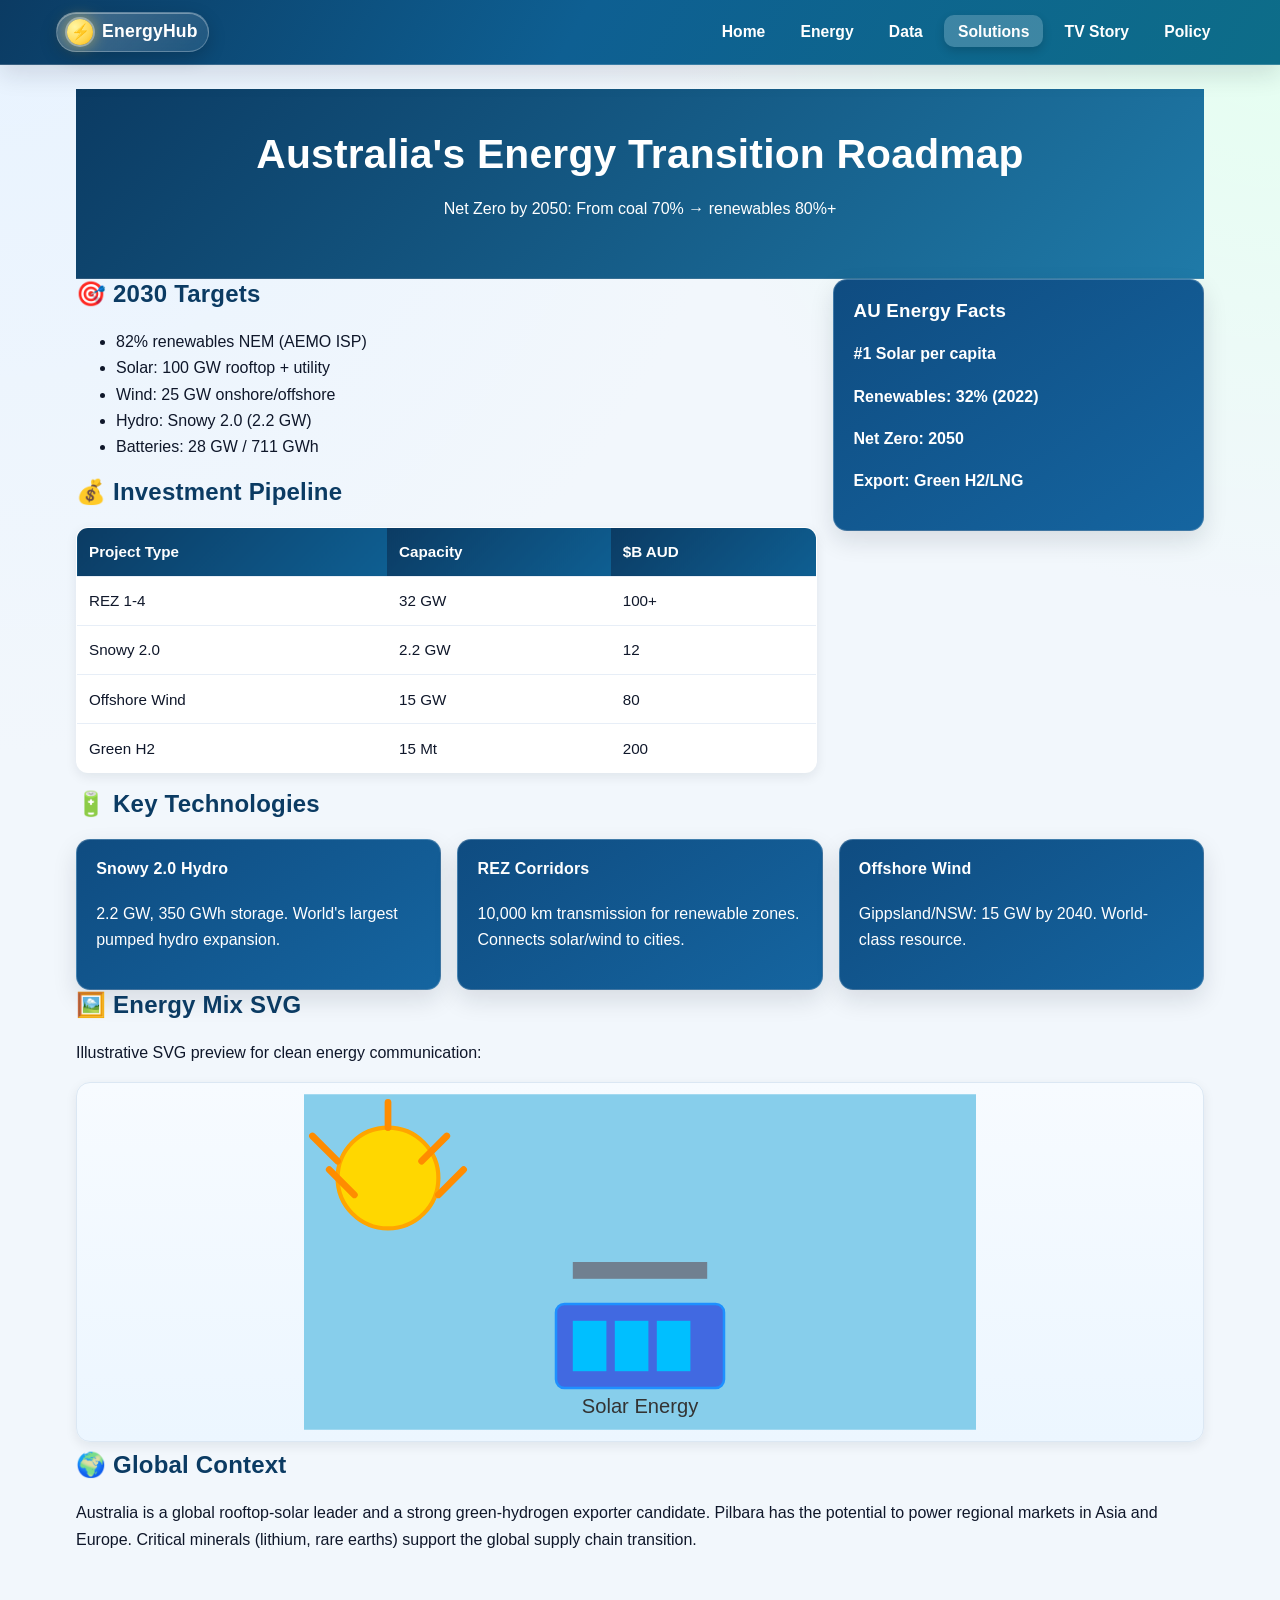
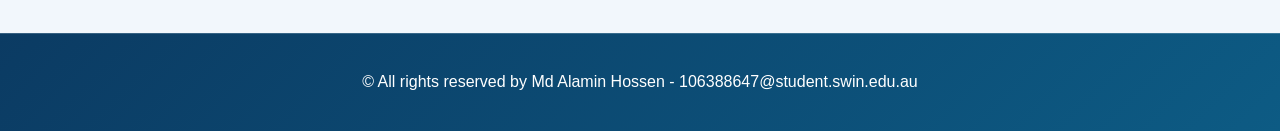
<file: Exercise 3/solutions.html>
<!DOCTYPE html>
<html lang="en">
<head>
    <meta charset="UTF-8">
    <meta name="viewport" content="width=device-width, initial-scale=1.0">
    <title>Australian Energy Solutions - Energy Data Webpage</title>
    <link rel="stylesheet" href="styles.css">
</head>
<body>
    <nav class="navbar">
        <div class="nav-container">
            <div class="logo">EnergyHub</div>
            <ul class="nav-links">
                <li><a href="index.html">Home</a></li>
                <li><a href="index.html#energy-topics">Energy</a></li>
                <li><a href="data-detail.html">Data</a></li>
                <li><a href="solutions.html" class="active">Solutions</a></li>
                <li><a href="tv-story.html">TV Story</a></li>
                <li><a href="policy.html">Policy</a></li>
            </ul>
        </div>
    </nav>

    <div class="detail-container">
        <header>
            <h1>Australia's Energy Transition Roadmap</h1>
            <p>Net Zero by 2050: From coal 70% → renewables 80%+</p>
        </header>

        <div class="detail-grid">
            <div>
                <div class="detail-section">
                    <h2>🎯 2030 Targets</h2>
                    <ul>
                        <li>82% renewables NEM (AEMO ISP)</li>
                        <li>Solar: 100 GW rooftop + utility</li>
                        <li>Wind: 25 GW onshore/offshore</li>
                        <li>Hydro: Snowy 2.0 (2.2 GW)</li>
                        <li>Batteries: 28 GW / 711 GWh</li>
                    </ul>
                </div>

                <div class="detail-section">
                    <h2>💰 Investment Pipeline</h2>
                    <table id="energy-table">
                        <thead>
                            <tr>
                                <th>Project Type</th>
                                <th>Capacity</th>
                                <th>$B AUD</th>
                            </tr>
                        </thead>
                        <tbody>
                            <tr><td>REZ 1-4</td><td>32 GW</td><td>100+</td></tr>
                            <tr><td>Snowy 2.0</td><td>2.2 GW</td><td>12</td></tr>
                            <tr><td>Offshore Wind</td><td>15 GW</td><td>80</td></tr>
                            <tr><td>Green H2</td><td>15 Mt</td><td>200</td></tr>
                        </tbody>
                    </table>
                </div>
            </div>

            <div class="stats-card">
                <h3>AU Energy Facts</h3>
                <p><strong>#1 Solar per capita</strong></p>
                <p><strong>Renewables: 32% (2022)</strong></p>
                <p><strong>Net Zero: 2050</strong></p>
                <p><strong>Export: Green H2/LNG</strong></p>
            </div>
        </div>

        <div class="detail-section">
            <h2>🔋 Key Technologies</h2>
            <div style="display: grid; grid-template-columns: repeat(auto-fit, minmax(250px, 1fr)); gap: 1rem;">
                <div class="stats-card">
                    <h4>Snowy 2.0 Hydro</h4>
                    <p>2.2 GW, 350 GWh storage. World's largest pumped hydro expansion.</p>
                </div>
                <div class="stats-card">
                    <h4>REZ Corridors</h4>
                    <p>10,000 km transmission for renewable zones. Connects solar/wind to cities.</p>
                </div>
                <div class="stats-card">
                    <h4>Offshore Wind</h4>
                    <p>Gippsland/NSW: 15 GW by 2040. World-class resource.</p>
                </div>
            </div>
        </div>

        <div class="detail-section">
            <h2>🖼️ Energy Mix SVG</h2>
            <p>Illustrative SVG preview for clean energy communication:</p>
            <img src="solar.svg" alt="Solar energy SVG illustration" class="detail-hero">
        </div>

        <div class="detail-section">
            <h2>🌍 Global Context</h2>
            <p>Australia is a global rooftop-solar leader and a strong green-hydrogen exporter candidate. Pilbara has the potential to power regional markets in Asia and Europe. Critical minerals (lithium, rare earths) support the global supply chain transition.</p>
        </div>
    </div>

    <footer>
        <p>&copy; All rights reserved by Md Alamin Hossen - 106388647@student.swin.edu.au</p>
    </footer>
</body>
</html>
</file>
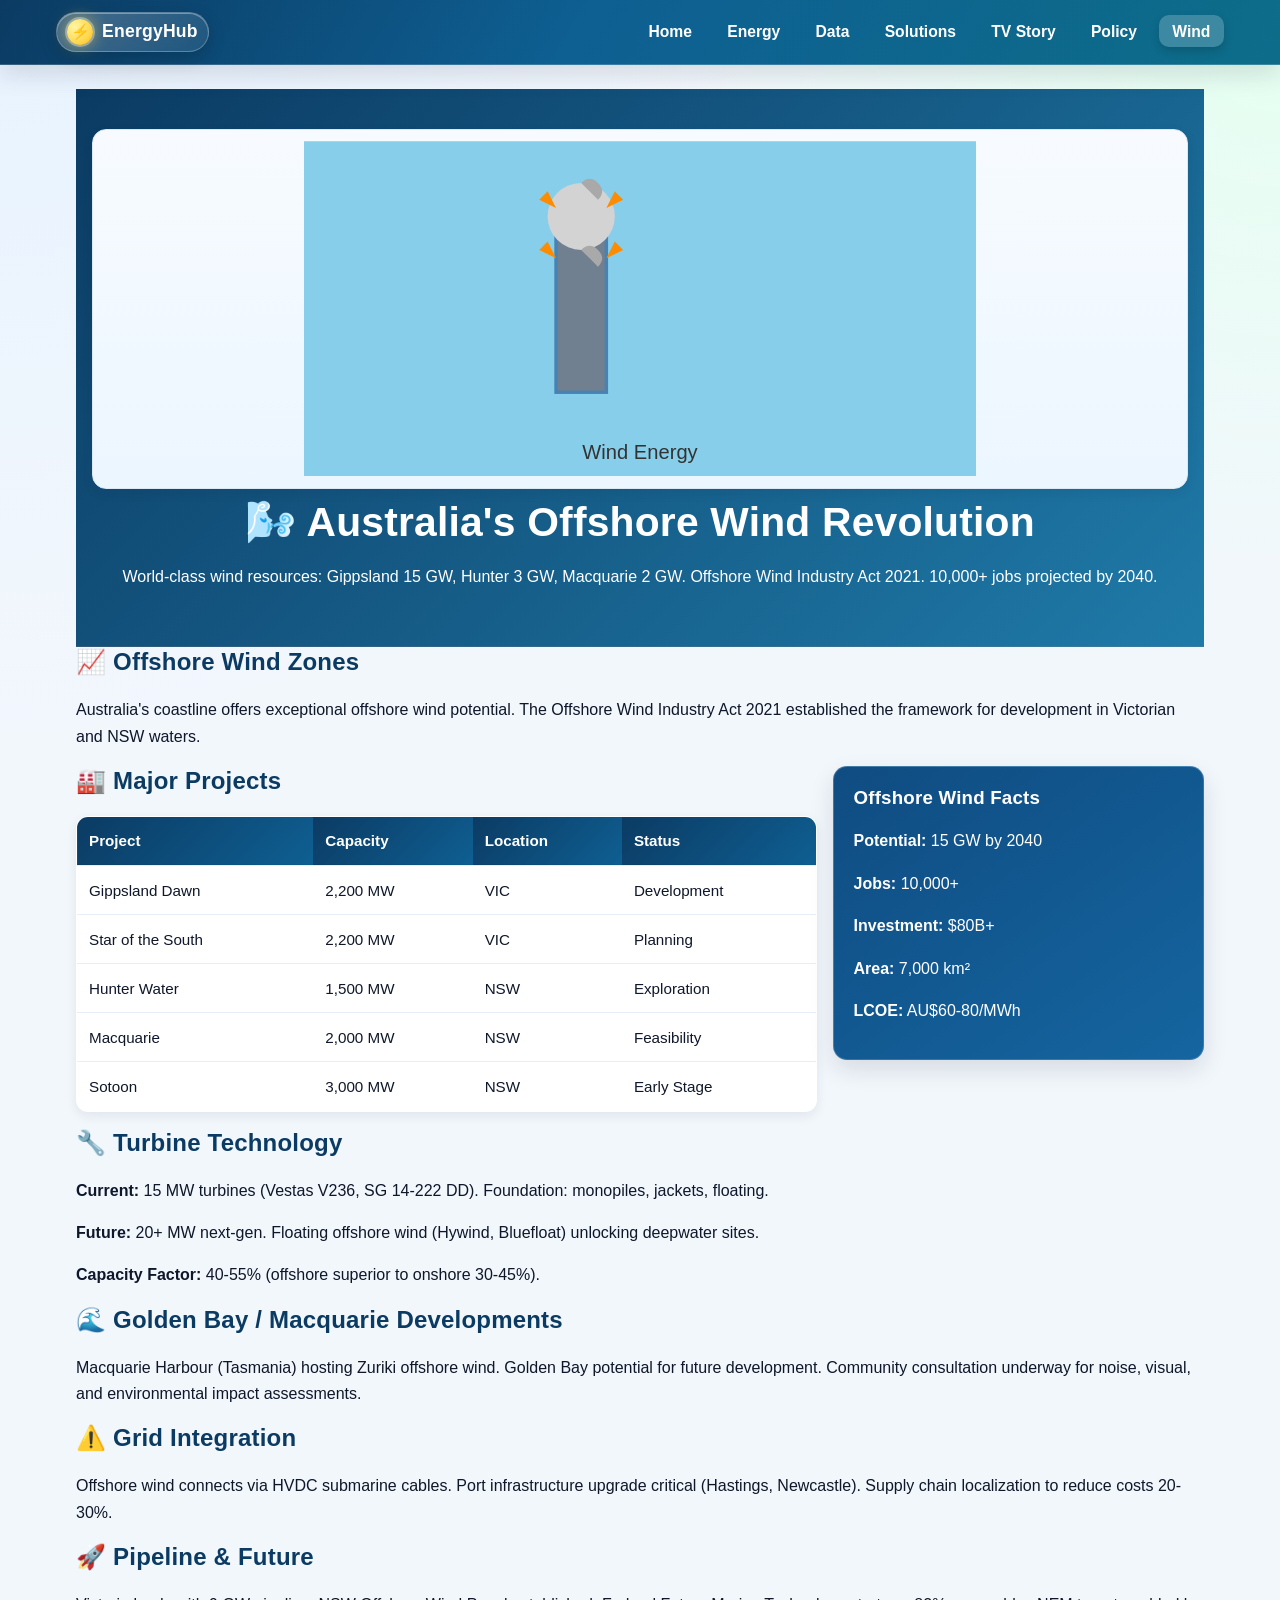
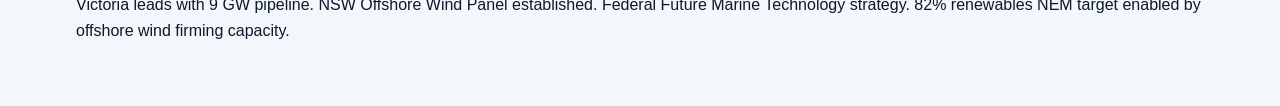
<file: Exercise 3/wind.html>
<!DOCTYPE html>
<html lang="en">
<head>
    <meta charset="UTF-8">
    <meta name="viewport" content="width=device-width, initial-scale=1.0">
    <title>AU Offshore Wind Revolution - AU EnergyHub</title>
    <link rel="stylesheet" href="styles.css">
</head>
<body>
    <nav class="navbar">
        <div class="nav-container">
            <div class="logo">EnergyHub</div>
            <ul class="nav-links">
                <li><a href="index.html">Home</a></li>
                <li><a href="index.html#energy-topics">Energy</a></li>
                <li><a href="data-detail.html">Data</a></li>
                <li><a href="solutions.html">Solutions</a></li>
                <li><a href="tv-story.html">TV Story</a></li>
                <li><a href="policy.html">Policy</a></li>
                <li><a href="#" class="active">Wind</a></li>
            </ul>
        </div>
    </nav>
    <div class="detail-container">
        <header>
            <img src="wind.svg" alt="Wind Energy" class="detail-hero">
            <h1>🌬️ Australia's Offshore Wind Revolution</h1>
            <p>World-class wind resources: Gippsland 15 GW, Hunter 3 GW, Macquarie 2 GW. Offshore Wind Industry Act 2021. 10,000+ jobs projected by 2040.</p>
        </header>

        <div class="detail-section">
            <h2>📈 Offshore Wind Zones</h2>
            <p>Australia's coastline offers exceptional offshore wind potential. The Offshore Wind Industry Act 2021 established the framework for development in Victorian and NSW waters.</p>
        </div>

        <div class="detail-grid">
            <div>
                <div class="detail-section">
                    <h2>🏭 Major Projects</h2>
                    <table class="projects-table">
                        <thead>
                            <tr><th>Project</th><th>Capacity</th><th>Location</th><th>Status</th></tr>
                        </thead>
                        <tbody>
                            <tr><td>Gippsland Dawn</td><td>2,200 MW</td><td>VIC</td><td>Development</td></tr>
                            <tr><td>Star of the South</td><td>2,200 MW</td><td>VIC</td><td>Planning</td></tr>
                            <tr><td>Hunter Water</td><td>1,500 MW</td><td>NSW</td><td>Exploration</td></tr>
                            <tr><td>Macquarie</td><td>2,000 MW</td><td>NSW</td><td>Feasibility</td></tr>
                            <tr><td>Sotoon</td><td>3,000 MW</td><td>NSW</td><td>Early Stage</td></tr>
                        </tbody>
                    </table>
                </div>
                <div class="detail-section">
                    <h2>🔧 Turbine Technology</h2>
                    <p><strong>Current:</strong> 15 MW turbines (Vestas V236, SG 14-222 DD). Foundation: monopiles, jackets, floating.</p>
                    <p><strong>Future:</strong> 20+ MW next-gen. Floating offshore wind (Hywind, Bluefloat) unlocking deepwater sites.</p>
                    <p><strong>Capacity Factor:</strong> 40-55% (offshore superior to onshore 30-45%).</p>
                </div>
            </div>
            <div class="stats-card">
                <h3>Offshore Wind Facts</h3>
                <p><strong>Potential:</strong> 15 GW by 2040</p>
                <p><strong>Jobs:</strong> 10,000+</p>
                <p><strong>Investment:</strong> $80B+</p>
                <p><strong>Area:</strong> 7,000 km²</p>
                <p><strong>LCOE:</strong> AU$60-80/MWh</p>
            </div>
        </div>

        <div class="detail-section">
            <h2>🌊 Golden Bay / Macquarie Developments</h2>
            <p>Macquarie Harbour (Tasmania) hosting Zuriki offshore wind. Golden Bay potential for future development. Community consultation underway for noise, visual, and environmental impact assessments.</p>
        </div>

        <div class="detail-section">
            <h2>⚠️ Grid Integration</h2>
            <p>Offshore wind connects via HVDC submarine cables. Port infrastructure upgrade critical (Hastings, Newcastle). Supply chain localization to reduce costs 20-30%.</p>
        </div>

        <div class="detail-section">
            <h2>🚀 Pipeline & Future</h2>
            <p>Victoria leads with 9 GW pipeline. NSW Offshore Wind Panel established. Federal Future Marine Technology strategy. 82% renewables NEM target enabled by offshore wind firming capacity.</p>
        </div>
    </div>
</body>
</html>
</file>
<file: Exercise 3/styles.css>
* {
  box-sizing: border-box;
}

:root {
  --bg: #f2f7fc;
  --surface: #ffffff;
  --surface-soft: #f8fbff;
  --ink: #0f172a;
  --muted: #475569;
  --brand-1: #0b3b63;
  --brand-2: #0e5f92;
  --brand-3: #1f7aa8;
  --accent: #f4b400;
  --ok: #1f9d55;
  --border: #dbe7f3;
  --shadow-sm: 0 4px 12px rgba(15, 23, 42, 0.08);
  --shadow-md: 0 10px 24px rgba(15, 23, 42, 0.12);
  --radius: 14px;
}

html {
  scroll-behavior: smooth;
}

body {
  margin: 0;
  font-family: "Inter", "Segoe UI", Arial, Helvetica, sans-serif;
  color: var(--ink);
  background:
    radial-gradient(circle at 0% 0%, #e8f3ff 0, transparent 35%),
    radial-gradient(circle at 100% 0%, #e4fff0 0, transparent 28%),
    var(--bg);
  line-height: 1.65;
}

.navbar {
  position: sticky;
  top: 0;
  z-index: 1000;
  background: linear-gradient(120deg, var(--brand-1), var(--brand-2) 45%, #0d6d89);
  box-shadow: var(--shadow-md);
  border-bottom: 1px solid rgba(255, 255, 255, 0.18);
}

.nav-container {
  max-width: 1200px;
  margin: 0 auto;
  padding: 0.72rem 1rem;
  display: flex;
  align-items: center;
  justify-content: space-between;
  gap: 1rem;
}

.logo {
  display: inline-flex;
  align-items: center;
  gap: 0.55rem;
  color: #ffffff;
  font-weight: 800;
  font-size: 1.1rem;
  letter-spacing: 0.2px;
  line-height: 1;
  padding: 0.38rem 0.62rem;
  border-radius: 999px;
  background: linear-gradient(135deg, rgba(255, 255, 255, 0.24), rgba(255, 255, 255, 0.08));
  border: 1px solid rgba(255, 255, 255, 0.24);
  box-shadow: 0 6px 18px rgba(0, 0, 0, 0.18), inset 0 1px 0 rgba(255, 255, 255, 0.35);
  backdrop-filter: blur(6px);
}

.logo::before {
  content: "⚡";
  display: inline-flex;
  align-items: center;
  justify-content: center;
  width: 1.65rem;
  height: 1.65rem;
  border-radius: 50%;
  color: #0b3b63;
  background: radial-gradient(circle at 30% 30%, #fff6a3, #ffd54a 65%, #ffb300);
  box-shadow: 0 0 0 2px rgba(255, 255, 255, 0.35), 0 0 16px rgba(255, 213, 74, 0.65);
  font-size: 0.95rem;
}

.nav-links {
  list-style: none;
  display: flex;
  flex-wrap: wrap;
  gap: 0.5rem;
  margin: 0;
  padding: 0;
}

.nav-links a {
  color: #ffffff;
  text-decoration: none;
  padding: 0.48rem 0.85rem;
  border-radius: 10px;
  font-weight: 650;
  font-size: 0.98rem;
  transition: background 0.25s ease, transform 0.25s ease, box-shadow 0.25s ease;
}

.nav-links a:hover,
.nav-links a.active {
  background: rgba(255, 255, 255, 0.2);
  transform: translateY(-1px);
  box-shadow: 0 4px 10px rgba(0, 0, 0, 0.16);
}

header,
.hero {
  background: linear-gradient(135deg, var(--brand-1), var(--brand-3));
  color: #ffffff;
  text-align: center;
  padding: 2.5rem 1rem;
  border-bottom: 1px solid rgba(255, 255, 255, 0.15);
}

h1,
h2,
h3,
h4 {
  letter-spacing: 0.2px;
  line-height: 1.25;
}

h1 {
  margin: 0 0 0.7rem;
  font-size: clamp(1.65rem, 3.2vw, 2.55rem);
}

h2 {
  color: var(--brand-1);
  margin-top: 0;
}

.subtitle {
  margin: 0;
  font-size: 1.07rem;
  opacity: 0.97;
}

#power-icon {
  width: 96px;
  height: 96px;
  object-fit: contain;
  margin-bottom: 0.8rem;
  padding: 10px;
  border-radius: 50%;
  background: radial-gradient(circle at 30% 30%, #ffffff, #e8f4ff 75%, #d2e7fb);
  border: 2px solid rgba(255, 255, 255, 0.65);
  box-shadow: 0 10px 24px rgba(0, 0, 0, 0.22), 0 0 0 6px rgba(255, 255, 255, 0.12);
}

main,
.detail-container {
  max-width: 1160px;
  margin: 0 auto;
  padding: 1.5rem 1rem 2.8rem;
}

.detail-grid {
  display: grid;
  grid-template-columns: 2fr 1fr;
  gap: 1rem;
}

.gallery,
.solution-grid,
.reference-grid {
  display: grid;
  grid-template-columns: repeat(auto-fit, minmax(220px, 1fr));
  gap: 1rem;
  margin-top: 1rem;
}

.gallery-item {
  background: var(--surface);
  border: 1px solid var(--border);
  border-radius: var(--radius);
  padding: 1.15rem;
  margin-bottom: 0;
  box-shadow: var(--shadow-sm);
  transition: transform 0.2s ease, box-shadow 0.2s ease;
  text-align: center;
}
.gallery-item:hover {
  transform: translateY(-3px);
  box-shadow: var(--shadow-md);
}

.stats-card {
  background: linear-gradient(145deg, #0f4c81, #1565a0);
  color: #ffffff;
  border: 1px solid rgba(255, 255, 255, 0.2);
  border-radius: var(--radius);
  padding: 1.2rem;
  box-shadow: var(--shadow-md);
  height: fit-content;
}

.stats-card h3,
.stats-card h4 {
  color: #ffffff;
  margin-top: 0;
}

.detail-hero {
  width: 100%;
  max-height: 360px;
  object-fit: contain;
  background: linear-gradient(180deg, #f7fbff, #ecf6ff);
  border: 1px solid var(--border);
  border-radius: 14px;
  padding: 0.7rem;
  box-shadow: var(--shadow-sm);
}

table,
#energy-table,
.projects-table,
#full-table {
  width: 100%;
  border-collapse: collapse;
  margin: 0.8rem 0 1rem;
  background: #ffffff;
  border-radius: 12px;
  overflow: hidden;
  border: 1px solid var(--border);
  box-shadow: var(--shadow-sm);
}

th,
td,
#energy-table th,
#energy-table td,
.projects-table th,
.projects-table td,
#full-table th,
#full-table td {
  padding: 0.72rem 0.75rem;
  border-bottom: 1px solid #e7eef7;
  text-align: left;
  font-size: 0.95rem;
}

thead th,
#energy-table thead th,
.projects-table thead th,
#full-table thead th {
  background: linear-gradient(135deg, var(--brand-1), var(--brand-2));
  color: #ffffff;
  font-weight: 700;
}

tbody tr:hover {
  background: #f6fbff;
}

canvas,
#energy-chart {
  width: 100%;
  max-width: 100%;
  background: var(--surface);
  border-radius: 12px;
  padding: 0.5rem;
  border: 1px solid var(--border);
  box-shadow: var(--shadow-sm);
}

.chart-wrap {
  min-height: 320px;
  margin-top: 0.9rem;
}

.explanation {
  margin-top: 0.6rem;
  background: #eef6ff;
  border-left: 4px solid var(--brand-3);
  border-radius: 10px;
  padding: 0.75rem;
  color: #0f2942;
}

.reference-grid figure {
  margin: 0;
  background: var(--surface-soft);
  border: 1px solid var(--border);
  border-radius: 12px;
  padding: 0.72rem;
}

.reference-grid img {
  width: 100%;
  height: 150px;
  object-fit: cover;
  border-radius: 8px;
  display: block;
}

.reference-grid figcaption {
  margin-top: 0.5rem;
  text-align: center;
  color: var(--muted);
  font-size: 0.9rem;
}

.btn {
  display: inline-block;
  background: linear-gradient(135deg, #11558a, #0b3b63);
  color: #ffffff;
  text-decoration: none;
  font-weight: 700;
  font-size: 0.95rem;
  border: 1px solid rgba(255, 255, 255, 0.18);
  border-radius: 10px;
  padding: 0.65rem 1.05rem;
  margin-top: 0.7rem;
  transition: transform 0.25s ease, box-shadow 0.25s ease, filter 0.25s ease;
  box-shadow: 0 8px 18px rgba(11, 59, 99, 0.25);
}

.btn:hover {
  transform: translateY(-2px);
  filter: brightness(1.06);
  box-shadow: 0 12px 20px rgba(11, 59, 99, 0.3);
}

footer {
  text-align: center;
  padding: 1.2rem;
  color: #ffffff;
  background: linear-gradient(135deg, var(--brand-1), #0d5b84);
  border-top: 1px solid rgba(255, 255, 255, 0.18);
  margin-top: 1.2rem;
}

@media (max-width: 900px) {
  .detail-grid {
    grid-template-columns: 1fr;
  }

  .nav-container {
    flex-direction: column;
    align-items: flex-start;
  }

  .nav-links {
    width: 100%;
  }
}

@media (max-width: 640px) {
  header,
  .hero {
    padding: 2rem 1rem;
  }

  #power-icon {
    width: 86px;
    height: 86px;
  }

  th,
  td {
    font-size: 0.9rem;
    padding: 0.62rem;
  }
}
</file>
